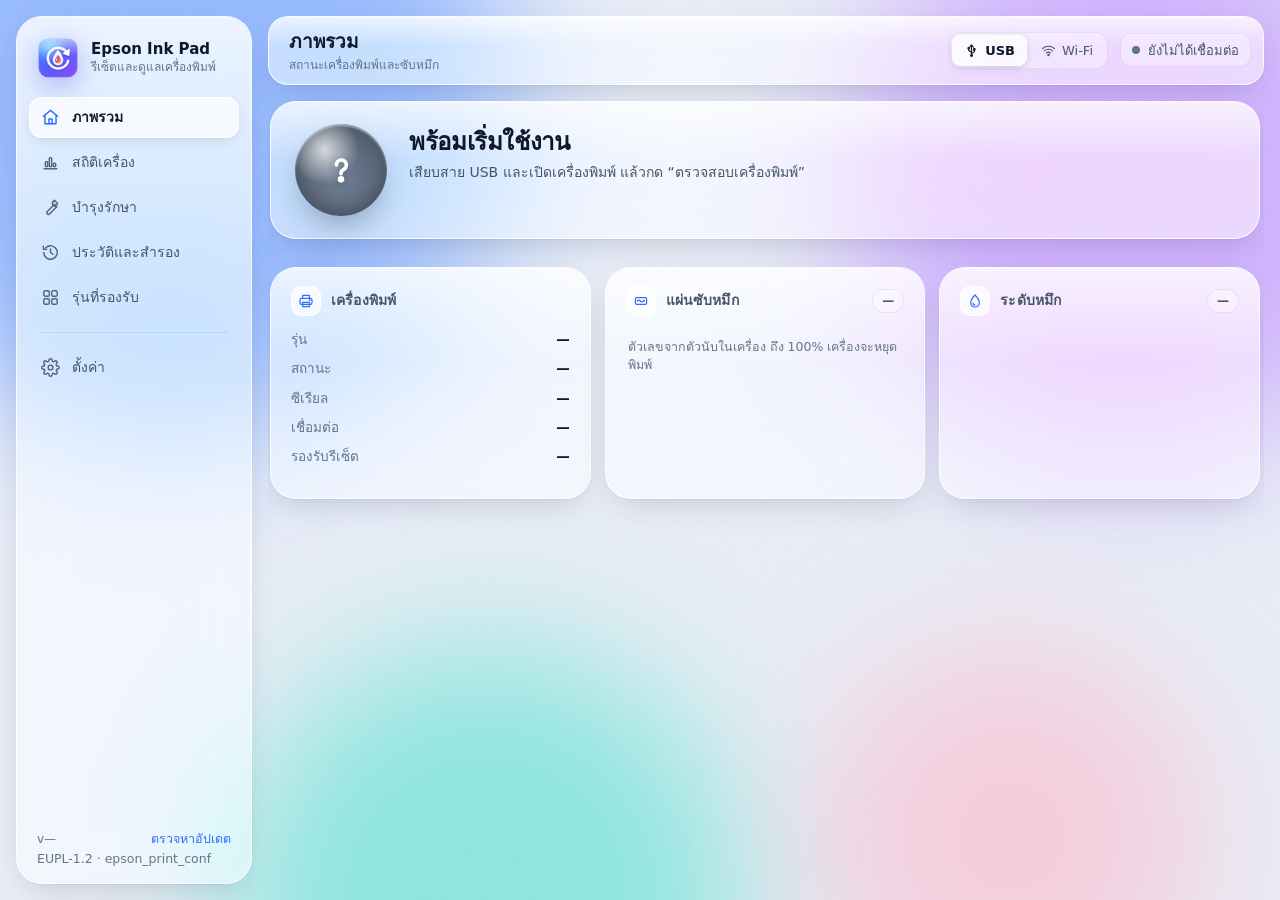
<file: ui/index.html>
<!doctype html>
<html lang="th">
<head>
<meta charset="utf-8">
<meta name="viewport" content="width=device-width, initial-scale=1">
<title>Epson Ink Pad Reset</title>
<link rel="icon" href="logo.svg">
<link rel="stylesheet" href="style.css">
</head>
<body>

<!-- icon sprite: 24px grid, 1.8 stroke -->
<svg width="0" height="0" style="position:absolute" aria-hidden="true">
  <defs>
    <symbol id="i-home" viewBox="0 0 24 24" fill="none" stroke="currentColor" stroke-width="1.8" stroke-linecap="round" stroke-linejoin="round"><path d="M3 10.5 12 3l9 7.5"/><path d="M5 9.5V20h14V9.5"/><path d="M10 20v-6h4v6"/></symbol>
    <symbol id="i-chart" viewBox="0 0 24 24" fill="none" stroke="currentColor" stroke-width="1.8" stroke-linecap="round" stroke-linejoin="round"><path d="M4 20h16"/><rect x="5.5" y="11" width="3" height="6" rx="1"/><rect x="10.5" y="6" width="3" height="11" rx="1"/><rect x="15.5" y="13" width="3" height="4" rx="1"/></symbol>
    <symbol id="i-tool" viewBox="0 0 24 24" fill="none" stroke="currentColor" stroke-width="1.8" stroke-linecap="round" stroke-linejoin="round"><path d="M14.5 5.5a4 4 0 0 0 4.9 4.9L20 11l-9 9a2.1 2.1 0 0 1-3-3l9-9 .6.6"/><path d="M14.5 5.5 17 3l4 4-2.5 2.5"/></symbol>
    <symbol id="i-history" viewBox="0 0 24 24" fill="none" stroke="currentColor" stroke-width="1.8" stroke-linecap="round" stroke-linejoin="round"><path d="M3.5 12a8.5 8.5 0 1 0 2.5-6"/><path d="M3 4v4h4"/><path d="M12 7.5V12l3 2"/></symbol>
    <symbol id="i-list" viewBox="0 0 24 24" fill="none" stroke="currentColor" stroke-width="1.8" stroke-linecap="round" stroke-linejoin="round"><rect x="3.5" y="3.5" width="7" height="7" rx="2"/><rect x="13.5" y="3.5" width="7" height="7" rx="2"/><rect x="3.5" y="13.5" width="7" height="7" rx="2"/><rect x="13.5" y="13.5" width="7" height="7" rx="2"/></symbol>
    <symbol id="i-gear" viewBox="0 0 24 24" fill="none" stroke="currentColor" stroke-width="1.8" stroke-linecap="round" stroke-linejoin="round"><circle cx="12" cy="12" r="3"/><path d="M19.4 15a1.7 1.7 0 0 0 .3 1.8l.1.1a2 2 0 1 1-2.8 2.8l-.1-.1a1.7 1.7 0 0 0-1.8-.3 1.7 1.7 0 0 0-1 1.5V21a2 2 0 1 1-4 0v-.1a1.7 1.7 0 0 0-1.1-1.5 1.7 1.7 0 0 0-1.8.3l-.1.1a2 2 0 1 1-2.8-2.8l.1-.1a1.7 1.7 0 0 0 .3-1.8 1.7 1.7 0 0 0-1.5-1H3a2 2 0 1 1 0-4h.1a1.7 1.7 0 0 0 1.5-1.1 1.7 1.7 0 0 0-.3-1.8l-.1-.1a2 2 0 1 1 2.8-2.8l.1.1a1.7 1.7 0 0 0 1.8.3H9a1.7 1.7 0 0 0 1-1.5V3a2 2 0 1 1 4 0v.1a1.7 1.7 0 0 0 1 1.5 1.7 1.7 0 0 0 1.8-.3l.1-.1a2 2 0 1 1 2.8 2.8l-.1.1a1.7 1.7 0 0 0-.3 1.8V9a1.7 1.7 0 0 0 1.5 1H21a2 2 0 1 1 0 4h-.1a1.7 1.7 0 0 0-1.5 1z"/></symbol>
    <symbol id="i-printer" viewBox="0 0 24 24" fill="none" stroke="currentColor" stroke-width="1.8" stroke-linecap="round" stroke-linejoin="round"><path d="M7 8V3.5h10V8"/><rect x="3" y="8" width="18" height="9" rx="2.5"/><path d="M7 14h10v6.5H7z"/><circle cx="17.5" cy="11" r=".6" fill="currentColor"/></symbol>
    <symbol id="i-usb" viewBox="0 0 24 24" fill="none" stroke="currentColor" stroke-width="1.8" stroke-linecap="round" stroke-linejoin="round"><path d="M12 21V4"/><path d="m9 6.5 3-3.5 3 3.5"/><path d="M12 15 7.5 12V9.5"/><path d="m12 17 4.5-3V11"/><circle cx="7.5" cy="8.5" r="1.3"/><rect x="15.3" y="9" width="2.4" height="2.4" rx=".4"/><circle cx="12" cy="20" r="1.4" fill="currentColor"/></symbol>
    <symbol id="i-wifi" viewBox="0 0 24 24" fill="none" stroke="currentColor" stroke-width="1.8" stroke-linecap="round" stroke-linejoin="round"><path d="M2.5 9a14 14 0 0 1 19 0"/><path d="M5.5 12.5a9.5 9.5 0 0 1 13 0"/><path d="M8.7 16a5 5 0 0 1 6.6 0"/><circle cx="12" cy="19.3" r="1.1" fill="currentColor"/></symbol>
    <symbol id="i-search" viewBox="0 0 24 24" fill="none" stroke="currentColor" stroke-width="1.8" stroke-linecap="round" stroke-linejoin="round"><circle cx="11" cy="11" r="6.5"/><path d="m20 20-4.2-4.2"/></symbol>
    <symbol id="i-refresh" viewBox="0 0 24 24" fill="none" stroke="currentColor" stroke-width="1.8" stroke-linecap="round" stroke-linejoin="round"><path d="M20 11a8 8 0 0 0-14.6-4.5L4 8"/><path d="M4 3.5V8h4.5"/><path d="M4 13a8 8 0 0 0 14.6 4.5L20 16"/><path d="M20 20.5V16h-4.5"/></symbol>
    <symbol id="i-check" viewBox="0 0 24 24" fill="none" stroke="currentColor" stroke-width="2.4" stroke-linecap="round" stroke-linejoin="round"><path d="m5 12.5 4.5 4.5L19 7.5"/></symbol>
    <symbol id="i-alert" viewBox="0 0 24 24" fill="none" stroke="currentColor" stroke-width="2.2" stroke-linecap="round" stroke-linejoin="round"><path d="M12 7.5v6"/><circle cx="12" cy="17.2" r=".9" fill="currentColor"/></symbol>
    <symbol id="i-warn" viewBox="0 0 24 24" fill="none" stroke="currentColor" stroke-width="1.8" stroke-linecap="round" stroke-linejoin="round"><path d="M10.3 3.9 2.6 17.5A2 2 0 0 0 4.3 20.5h15.4a2 2 0 0 0 1.7-3L13.7 3.9a2 2 0 0 0-3.4 0z"/><path d="M12 9.5v4"/><circle cx="12" cy="16.8" r=".8" fill="currentColor"/></symbol>
    <symbol id="i-info" viewBox="0 0 24 24" fill="none" stroke="currentColor" stroke-width="1.8" stroke-linecap="round" stroke-linejoin="round"><circle cx="12" cy="12" r="9"/><path d="M12 11v5.5"/><circle cx="12" cy="7.8" r=".8" fill="currentColor"/></symbol>
    <symbol id="i-question" viewBox="0 0 24 24" fill="none" stroke="currentColor" stroke-width="2.2" stroke-linecap="round" stroke-linejoin="round"><path d="M9.2 9a3 3 0 1 1 4.3 2.7c-.9.5-1.5 1.1-1.5 2.1v.5"/><circle cx="12" cy="17.6" r=".9" fill="currentColor"/></symbol>
    <symbol id="i-drop" viewBox="0 0 24 24" fill="none" stroke="currentColor" stroke-width="1.8" stroke-linecap="round" stroke-linejoin="round"><path d="M12 3s6.5 7 6.5 11.5a6.5 6.5 0 0 1-13 0C5.5 10 12 3 12 3z"/><path d="M9 15a3 3 0 0 0 3 3"/></symbol>
    <symbol id="i-shield" viewBox="0 0 24 24" fill="none" stroke="currentColor" stroke-width="1.8" stroke-linecap="round" stroke-linejoin="round"><path d="M12 3 4.5 6v5.5c0 4.5 3.2 8.3 7.5 9.5 4.3-1.2 7.5-5 7.5-9.5V6z"/><path d="m9 12 2 2 4-4"/></symbol>
    <symbol id="i-save" viewBox="0 0 24 24" fill="none" stroke="currentColor" stroke-width="1.8" stroke-linecap="round" stroke-linejoin="round"><path d="M5 3.5h11l3.5 3.5v12a1.5 1.5 0 0 1-1.5 1.5H6A1.5 1.5 0 0 1 4.5 19V5A1.5 1.5 0 0 1 6 3.5z"/><path d="M8 3.5v5h7v-5"/><rect x="7.5" y="13" width="9" height="7.5" rx="1"/></symbol>
    <symbol id="i-plug" viewBox="0 0 24 24" fill="none" stroke="currentColor" stroke-width="1.8" stroke-linecap="round" stroke-linejoin="round"><path d="M9 2.5v5M15 2.5v5"/><path d="M6.5 7.5h11V11a5.5 5.5 0 0 1-11 0z"/><path d="M12 16.5v5"/></symbol>
    <symbol id="i-clock" viewBox="0 0 24 24" fill="none" stroke="currentColor" stroke-width="1.8" stroke-linecap="round" stroke-linejoin="round"><circle cx="12" cy="13" r="8"/><path d="M12 9v4l2.5 2"/><path d="M9.5 2.5h5"/></symbol>
    <symbol id="i-power" viewBox="0 0 24 24" fill="none" stroke="currentColor" stroke-width="1.8" stroke-linecap="round" stroke-linejoin="round"><path d="M12 3v8"/><path d="M6.6 6.6a8 8 0 1 0 10.8 0"/></symbol>
    <symbol id="i-grid" viewBox="0 0 24 24" fill="none" stroke="currentColor" stroke-width="1.8" stroke-linecap="round" stroke-linejoin="round"><rect x="3.5" y="4.5" width="17" height="15" rx="2.5"/><path d="M3.5 9.5h17M3.5 14.5h17M9 4.5v15M15 4.5v15"/></symbol>
    <symbol id="i-sparkle" viewBox="0 0 24 24" fill="none" stroke="currentColor" stroke-width="1.8" stroke-linecap="round" stroke-linejoin="round"><path d="M12 3.5 13.8 9l5.7 1.9-5.7 1.9L12 18.5l-1.8-5.7L4.5 11 10.2 9z"/><path d="M19 3v3M17.5 4.5h3"/></symbol>
    <symbol id="i-bolt" viewBox="0 0 24 24" fill="none" stroke="currentColor" stroke-width="1.8" stroke-linecap="round" stroke-linejoin="round"><path d="M13 2.5 4.5 13.5H12l-1 8 8.5-11H12z"/></symbol>
    <symbol id="i-restore" viewBox="0 0 24 24" fill="none" stroke="currentColor" stroke-width="1.8" stroke-linecap="round" stroke-linejoin="round"><path d="M4 12a8 8 0 1 0 2.3-5.7L4 8.5"/><path d="M4 4v4.5h4.5"/><path d="M12 8v4l3 1.5"/></symbol>
    <symbol id="i-folder" viewBox="0 0 24 24" fill="none" stroke="currentColor" stroke-width="1.8" stroke-linecap="round" stroke-linejoin="round"><path d="M3.5 7A1.5 1.5 0 0 1 5 5.5h4l2 2h8a1.5 1.5 0 0 1 1.5 1.5v9a1.5 1.5 0 0 1-1.5 1.5H5A1.5 1.5 0 0 1 3.5 18z"/></symbol>
    <symbol id="i-download" viewBox="0 0 24 24" fill="none" stroke="currentColor" stroke-width="1.8" stroke-linecap="round" stroke-linejoin="round"><path d="M12 3.5v11"/><path d="m7.5 10 4.5 4.5 4.5-4.5"/><path d="M4.5 16.5V19a1.5 1.5 0 0 0 1.5 1.5h12a1.5 1.5 0 0 0 1.5-1.5v-2.5"/></symbol>
    <symbol id="i-x" viewBox="0 0 24 24" fill="none" stroke="currentColor" stroke-width="2" stroke-linecap="round" stroke-linejoin="round"><path d="M6 6l12 12M18 6 6 18"/></symbol>
    <symbol id="i-terminal" viewBox="0 0 24 24" fill="none" stroke="currentColor" stroke-width="1.8" stroke-linecap="round" stroke-linejoin="round"><rect x="3" y="4.5" width="18" height="15" rx="2.5"/><path d="m7 10 3 2.5L7 15"/><path d="M12.5 15H17"/></symbol>
    <symbol id="i-pad" viewBox="0 0 24 24" fill="none" stroke="currentColor" stroke-width="1.8" stroke-linecap="round" stroke-linejoin="round"><rect x="3.5" y="7" width="17" height="10" rx="2.5"/><path d="M6.5 12c1.5-1.6 3-1.6 4.5 0s3 1.6 4.5 0 1.5-.8 2 0"/></symbol>
  </defs>
</svg>

<div class="backdrop" aria-hidden="true">
  <div class="blob b1"></div><div class="blob b2"></div><div class="blob b3"></div><div class="blob b4"></div>
  <div class="grain"></div>
</div>

<div class="shell">
  <!-- ======================================================= sidebar -->
  <aside class="sidebar glass">
    <div class="brand">
      <img class="brand-mark" src="logo.svg" alt="">
      <div class="brand-text">
        <div class="brand-name">Epson Ink Pad</div>
        <div class="brand-sub">รีเซ็ตและดูแลเครื่องพิมพ์</div>
      </div>
    </div>
    <nav class="nav" id="nav">
      <button class="nav-btn active" data-page="home"><svg><use href="#i-home"/></svg><span>ภาพรวม</span></button>
      <button class="nav-btn" data-page="stats"><svg><use href="#i-chart"/></svg><span>สถิติเครื่อง</span></button>
      <button class="nav-btn" data-page="care"><svg><use href="#i-tool"/></svg><span>บำรุงรักษา</span><i class="badge-dot hidden" id="careDot"></i></button>
      <button class="nav-btn" data-page="history"><svg><use href="#i-history"/></svg><span>ประวัติและสำรอง</span></button>
      <button class="nav-btn" data-page="models"><svg><use href="#i-list"/></svg><span>รุ่นที่รองรับ</span></button>
      <div class="nav-sep"></div>
      <button class="nav-btn" data-page="settings"><svg><use href="#i-gear"/></svg><span>ตั้งค่า</span><i class="badge-dot hidden" id="updDot"></i></button>
    </nav>
    <div class="sidebar-foot">
      <div class="row"><span id="verLabel">v—</span><button class="link" id="footUpd">ตรวจหาอัปเดต</button></div>
      <div class="small" style="margin-top:2px">EUPL-1.2 · epson_print_conf</div>
    </div>
  </aside>

  <!-- ======================================================= main -->
  <main class="main">
    <div class="banner" id="updBanner">
      <svg><use href="#i-download"/></svg>
      <div class="b-text" id="updText">มีเวอร์ชันใหม่</div>
      <div class="meter hidden" id="updMeter"><span></span></div>
      <button class="btn sm white" id="updGo">อัปเดตเลย</button>
      <button class="btn sm clear" id="updLater">ภายหลัง</button>
    </div>

    <header class="topbar glass">
      <div class="page-title" id="pageTitle">ภาพรวม<small>สถานะเครื่องพิมพ์และซับหมึก</small></div>
      <div class="segmented" id="connSeg" role="tablist" aria-label="การเชื่อมต่อ">
        <button data-conn="usb" class="on"><svg><use href="#i-usb"/></svg>USB</button>
        <button data-conn="wifi"><svg><use href="#i-wifi"/></svg>Wi‑Fi</button>
      </div>
      <div class="host-box" id="hostBox">
        <input class="input num" id="hostInput" placeholder="IP เช่น 192.168.1.50" list="recentHosts" spellcheck="false">
        <datalist id="recentHosts"></datalist>
        <button class="btn sm" id="scanBtn" title="ค้นหาเครื่องพิมพ์ในวงแลน"><svg><use href="#i-search"/></svg>ค้นหา</button>
      </div>
      <div class="device-chip" id="deviceChip"><i class="dot"></i><span>ยังไม่ได้เชื่อมต่อ</span></div>
    </header>

    <div class="content" id="content">

      <!-- ===================================================== HOME -->
      <section class="page active" id="page-home">
        <div class="grid g-12">
          <div class="glass card hero span-12" id="hero">
            <div class="orb" id="heroOrb"><svg><use href="#i-question"/></svg></div>
            <div>
              <h2 id="heroTitle">พร้อมเริ่มใช้งาน</h2>
              <p id="heroSub">เสียบสาย USB และเปิดเครื่องพิมพ์ แล้วกด “ตรวจสอบเครื่องพิมพ์”</p>
              <div class="steps" id="steps"></div>
              <div class="actions" id="heroActions"></div>
            </div>
          </div>

          <div class="stack span-12" id="alerts"></div>

          <div class="glass card span-4">
            <div class="card-h"><span class="icon-tile"><svg><use href="#i-printer"/></svg></span><h3>เครื่องพิมพ์</h3></div>
            <dl class="kv">
              <dt>รุ่น</dt><dd id="kvModel">—</dd>
              <dt>สถานะ</dt><dd id="kvStatus">—</dd>
              <dt>ซีเรียล</dt><dd id="kvSerial" class="num">—</dd>
              <dt>เชื่อมต่อ</dt><dd id="kvConn">—</dd>
              <dt>รองรับรีเซ็ต</dt><dd id="kvSupport">—</dd>
            </dl>
          </div>

          <div class="glass card span-4">
            <div class="card-h"><span class="icon-tile"><svg><use href="#i-pad"/></svg></span><h3>แผ่นซับหมึก</h3><span class="spacer"></span><span class="pill" id="padPill">—</span></div>
            <div class="gauges" id="gauges"></div>
            <p class="small muted" style="margin:10px 2px 0" id="padNote">ตัวเลขจากตัวนับในเครื่อง ถึง 100% เครื่องจะหยุดพิมพ์</p>
          </div>

          <div class="glass card span-4">
            <div class="card-h"><span class="icon-tile"><svg><use href="#i-drop"/></svg></span><h3>ระดับหมึก</h3><span class="spacer"></span><span class="pill" id="inkPill">—</span></div>
            <div class="inks" id="inks"></div>
          </div>
        </div>
      </section>

      <!-- ===================================================== STATS -->
      <section class="page" id="page-stats">
        <div id="statsBody"></div>
      </section>

      <!-- ===================================================== CARE -->
      <section class="page" id="page-care">
        <div id="careNeed"></div>
        <div id="careBody" class="hidden">
          <div class="tools">
            <div class="glass tool" style="--c1:#2F6BFF;--c2:#38BDF8">
              <div class="t-icon"><svg><use href="#i-grid"/></svg></div>
              <h4>พิมพ์หน้าเช็กหัวพิมพ์</h4>
              <p>พิมพ์ลายเส้นทดสอบ (nozzle check) ถ้าเส้นขาดหรือสีหาย ให้ล้างหัวพิมพ์</p>
              <button class="btn primary" data-maint="nozzle_check"><svg><use href="#i-printer"/></svg>พิมพ์หน้าเช็ก</button>
            </div>
            <div class="glass tool" style="--c1:#0EA5A4;--c2:#34D399">
              <div class="t-icon"><svg><use href="#i-sparkle"/></svg></div>
              <h4>ล้างหัวพิมพ์</h4>
              <p>ล้างตามปกติ ใช้หมึกน้อย ทำได้ 1–2 รอบแล้วพิมพ์หน้าเช็กดูผล</p>
              <button class="btn" data-maint="clean"><svg><use href="#i-sparkle"/></svg>เริ่มล้างหัวพิมพ์</button>
            </div>
            <div class="glass tool" style="--c1:#F59E0B;--c2:#F43F5E">
              <div class="t-icon"><svg><use href="#i-bolt"/></svg></div>
              <h4>ล้างแบบเข้ม (Power Clean)</h4>
              <p>ใช้หมึกมาก และหมึกเสียไหลลงแผ่นซับเยอะ ใช้เมื่อล้างปกติแล้วไม่หาย</p>
              <button class="btn" data-maint="power_clean"><svg><use href="#i-bolt"/></svg>ล้างแบบเข้ม</button>
            </div>
          </div>
          <div class="grid g-12" style="margin-top:14px">
            <div class="glass card span-7">
              <div class="card-h"><span class="icon-tile"><svg><use href="#i-clock"/></svg></span><h3>ปิดเครื่องอัตโนมัติ (Power Off Timer)</h3></div>
              <p class="small muted" style="margin:-4px 0 12px">เครื่องพิมพ์จะปิดเองเมื่อไม่ได้ใช้งานตามเวลาที่ตั้ง โปรแกรมสำรองข้อมูลก่อนเปลี่ยนทุกครั้ง</p>
              <div id="timerBody"><span class="muted small">กำลังอ่านค่า...</span></div>
            </div>
            <div class="glass card span-5">
              <div class="card-h"><span class="icon-tile"><svg><use href="#i-printer"/></svg></span><h3>ส่งคำสั่งผ่าน</h3></div>
              <div id="queueBody" class="small"></div>
              <p class="small muted" style="margin:10px 0 0">คำสั่งเช็กหัว/ล้างหัวผ่าน USB ส่งทางคิวพิมพ์ของ Windows ส่วน Wi‑Fi ส่งตรงไปที่เครื่องพิมพ์</p>
            </div>
          </div>
        </div>
      </section>

      <!-- ===================================================== HISTORY -->
      <section class="page" id="page-history">
        <div class="grid g-12">
          <div class="glass card span-12" id="adviceCard"></div>
          <div class="glass card span-7">
            <div class="card-h"><span class="icon-tile"><svg><use href="#i-history"/></svg></span><h3>ประวัติการทำงาน</h3><span class="spacer"></span><button class="btn sm ghost icon" id="histReload" title="โหลดใหม่"><svg><use href="#i-refresh"/></svg></button></div>
            <div class="list" id="histList"></div>
          </div>
          <div class="glass card span-5">
            <div class="card-h"><span class="icon-tile"><svg><use href="#i-save"/></svg></span><h3>ไฟล์สำรอง EEPROM</h3><span class="spacer"></span><button class="btn sm ghost" id="openFolder"><svg><use href="#i-folder"/></svg>เปิดโฟลเดอร์</button></div>
            <div class="list" id="bkList"></div>
          </div>
        </div>
      </section>

      <!-- ===================================================== MODELS -->
      <section class="page" id="page-models">
        <div class="toolbar">
          <label class="search"><svg><use href="#i-search"/></svg><input class="input" id="modelSearch" placeholder="ค้นหารุ่น เช่น L3110, XP-, ET-2720" spellcheck="false"></label>
          <div class="segmented" id="modelFilter">
            <button data-f="all" class="on">ทั้งหมด</button>
            <button data-f="timer">ตั้งเวลาปิดได้</button>
            <button data-f="stats">มีสถิติ</button>
          </div>
          <span class="pill info num" id="modelCount">—</span>
        </div>
        <div class="models" id="modelGrid"></div>
      </section>

      <!-- ===================================================== SETTINGS -->
      <section class="page" id="page-settings">
        <div class="grid g-12">
          <div class="glass card span-6">
            <div class="card-h"><span class="icon-tile"><svg><use href="#i-drop"/></svg></span><h3>แจ้งเตือนหมึกใกล้หมด</h3></div>
            <p class="small muted" style="margin:-4px 0 14px">เตือนเมื่อหมึกสีใดเหลือน้อยกว่าหรือเท่ากับค่านี้ (ตรวจทุกครั้งที่กดตรวจสอบเครื่องพิมพ์)</p>
            <div class="range-row"><input type="range" min="5" max="50" step="1" id="inkRange"><span class="range-val num" id="inkRangeVal">20%</span></div>
          </div>
          <div class="glass card span-6">
            <div class="card-h"><span class="icon-tile"><svg><use href="#i-download"/></svg></span><h3>เวอร์ชันโปรแกรม</h3></div>
            <dl class="kv"><dt>เวอร์ชันที่ใช้อยู่</dt><dd id="setVer" class="num">—</dd><dt>อัปเดต</dt><dd id="setUpd">—</dd></dl>
            <div style="display:flex;gap:10px;margin-top:14px"><button class="btn sm" id="setUpdBtn"><svg><use href="#i-refresh"/></svg>ตรวจหาอัปเดต</button></div>
          </div>
          <div class="glass card span-12">
            <div class="card-h"><span class="icon-tile"><svg><use href="#i-terminal"/></svg></span><h3>รายละเอียดทางเทคนิค</h3><span class="spacer"></span><button class="btn sm ghost" id="logReload"><svg><use href="#i-refresh"/></svg>โหลดใหม่</button></div>
            <p class="small muted" style="margin:-4px 0 6px">ไฟล์สำรองและประวัติอยู่ที่ <span id="bkDir" class="num">—</span></p>
            <div class="scroll-box"><pre class="log" id="techLog">—</pre></div>
          </div>
        </div>
      </section>
    </div>
  </main>
</div>

<div class="scrim" id="scrim"><div class="modal" id="modal" role="dialog" aria-modal="true"></div></div>
<div class="toasts" id="toasts"></div>

<script src="app.js"></script>
</body>
</html>
</file>
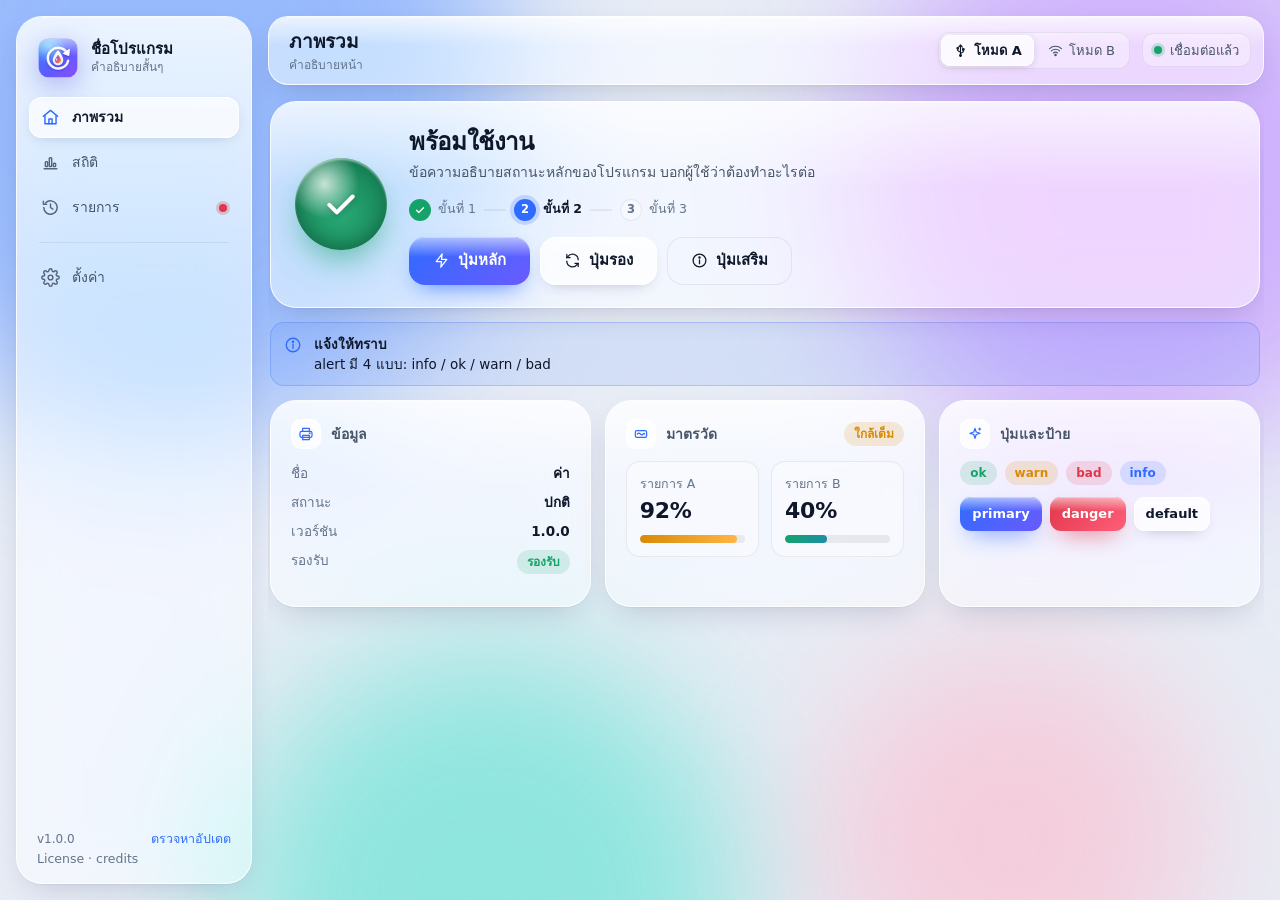
<file: .claude/skills/glass-ui/template/index.html>
<!doctype html>
<html lang="th">
<head>
<meta charset="utf-8">
<meta name="viewport" content="width=device-width, initial-scale=1">
<title>ชื่อโปรแกรม</title>
<link rel="icon" href="logo.svg">
<link rel="stylesheet" href="style.css">
</head>
<body>


<!-- icon sprite: 24px grid, 1.8 stroke -->
<svg width="0" height="0" style="position:absolute" aria-hidden="true">
  <defs>
    <symbol id="i-home" viewBox="0 0 24 24" fill="none" stroke="currentColor" stroke-width="1.8" stroke-linecap="round" stroke-linejoin="round"><path d="M3 10.5 12 3l9 7.5"/><path d="M5 9.5V20h14V9.5"/><path d="M10 20v-6h4v6"/></symbol>
    <symbol id="i-chart" viewBox="0 0 24 24" fill="none" stroke="currentColor" stroke-width="1.8" stroke-linecap="round" stroke-linejoin="round"><path d="M4 20h16"/><rect x="5.5" y="11" width="3" height="6" rx="1"/><rect x="10.5" y="6" width="3" height="11" rx="1"/><rect x="15.5" y="13" width="3" height="4" rx="1"/></symbol>
    <symbol id="i-tool" viewBox="0 0 24 24" fill="none" stroke="currentColor" stroke-width="1.8" stroke-linecap="round" stroke-linejoin="round"><path d="M14.5 5.5a4 4 0 0 0 4.9 4.9L20 11l-9 9a2.1 2.1 0 0 1-3-3l9-9 .6.6"/><path d="M14.5 5.5 17 3l4 4-2.5 2.5"/></symbol>
    <symbol id="i-history" viewBox="0 0 24 24" fill="none" stroke="currentColor" stroke-width="1.8" stroke-linecap="round" stroke-linejoin="round"><path d="M3.5 12a8.5 8.5 0 1 0 2.5-6"/><path d="M3 4v4h4"/><path d="M12 7.5V12l3 2"/></symbol>
    <symbol id="i-list" viewBox="0 0 24 24" fill="none" stroke="currentColor" stroke-width="1.8" stroke-linecap="round" stroke-linejoin="round"><rect x="3.5" y="3.5" width="7" height="7" rx="2"/><rect x="13.5" y="3.5" width="7" height="7" rx="2"/><rect x="3.5" y="13.5" width="7" height="7" rx="2"/><rect x="13.5" y="13.5" width="7" height="7" rx="2"/></symbol>
    <symbol id="i-gear" viewBox="0 0 24 24" fill="none" stroke="currentColor" stroke-width="1.8" stroke-linecap="round" stroke-linejoin="round"><circle cx="12" cy="12" r="3"/><path d="M19.4 15a1.7 1.7 0 0 0 .3 1.8l.1.1a2 2 0 1 1-2.8 2.8l-.1-.1a1.7 1.7 0 0 0-1.8-.3 1.7 1.7 0 0 0-1 1.5V21a2 2 0 1 1-4 0v-.1a1.7 1.7 0 0 0-1.1-1.5 1.7 1.7 0 0 0-1.8.3l-.1.1a2 2 0 1 1-2.8-2.8l.1-.1a1.7 1.7 0 0 0 .3-1.8 1.7 1.7 0 0 0-1.5-1H3a2 2 0 1 1 0-4h.1a1.7 1.7 0 0 0 1.5-1.1 1.7 1.7 0 0 0-.3-1.8l-.1-.1a2 2 0 1 1 2.8-2.8l.1.1a1.7 1.7 0 0 0 1.8.3H9a1.7 1.7 0 0 0 1-1.5V3a2 2 0 1 1 4 0v.1a1.7 1.7 0 0 0 1 1.5 1.7 1.7 0 0 0 1.8-.3l.1-.1a2 2 0 1 1 2.8 2.8l-.1.1a1.7 1.7 0 0 0-.3 1.8V9a1.7 1.7 0 0 0 1.5 1H21a2 2 0 1 1 0 4h-.1a1.7 1.7 0 0 0-1.5 1z"/></symbol>
    <symbol id="i-printer" viewBox="0 0 24 24" fill="none" stroke="currentColor" stroke-width="1.8" stroke-linecap="round" stroke-linejoin="round"><path d="M7 8V3.5h10V8"/><rect x="3" y="8" width="18" height="9" rx="2.5"/><path d="M7 14h10v6.5H7z"/><circle cx="17.5" cy="11" r=".6" fill="currentColor"/></symbol>
    <symbol id="i-usb" viewBox="0 0 24 24" fill="none" stroke="currentColor" stroke-width="1.8" stroke-linecap="round" stroke-linejoin="round"><path d="M12 21V4"/><path d="m9 6.5 3-3.5 3 3.5"/><path d="M12 15 7.5 12V9.5"/><path d="m12 17 4.5-3V11"/><circle cx="7.5" cy="8.5" r="1.3"/><rect x="15.3" y="9" width="2.4" height="2.4" rx=".4"/><circle cx="12" cy="20" r="1.4" fill="currentColor"/></symbol>
    <symbol id="i-wifi" viewBox="0 0 24 24" fill="none" stroke="currentColor" stroke-width="1.8" stroke-linecap="round" stroke-linejoin="round"><path d="M2.5 9a14 14 0 0 1 19 0"/><path d="M5.5 12.5a9.5 9.5 0 0 1 13 0"/><path d="M8.7 16a5 5 0 0 1 6.6 0"/><circle cx="12" cy="19.3" r="1.1" fill="currentColor"/></symbol>
    <symbol id="i-search" viewBox="0 0 24 24" fill="none" stroke="currentColor" stroke-width="1.8" stroke-linecap="round" stroke-linejoin="round"><circle cx="11" cy="11" r="6.5"/><path d="m20 20-4.2-4.2"/></symbol>
    <symbol id="i-refresh" viewBox="0 0 24 24" fill="none" stroke="currentColor" stroke-width="1.8" stroke-linecap="round" stroke-linejoin="round"><path d="M20 11a8 8 0 0 0-14.6-4.5L4 8"/><path d="M4 3.5V8h4.5"/><path d="M4 13a8 8 0 0 0 14.6 4.5L20 16"/><path d="M20 20.5V16h-4.5"/></symbol>
    <symbol id="i-check" viewBox="0 0 24 24" fill="none" stroke="currentColor" stroke-width="2.4" stroke-linecap="round" stroke-linejoin="round"><path d="m5 12.5 4.5 4.5L19 7.5"/></symbol>
    <symbol id="i-alert" viewBox="0 0 24 24" fill="none" stroke="currentColor" stroke-width="2.2" stroke-linecap="round" stroke-linejoin="round"><path d="M12 7.5v6"/><circle cx="12" cy="17.2" r=".9" fill="currentColor"/></symbol>
    <symbol id="i-warn" viewBox="0 0 24 24" fill="none" stroke="currentColor" stroke-width="1.8" stroke-linecap="round" stroke-linejoin="round"><path d="M10.3 3.9 2.6 17.5A2 2 0 0 0 4.3 20.5h15.4a2 2 0 0 0 1.7-3L13.7 3.9a2 2 0 0 0-3.4 0z"/><path d="M12 9.5v4"/><circle cx="12" cy="16.8" r=".8" fill="currentColor"/></symbol>
    <symbol id="i-info" viewBox="0 0 24 24" fill="none" stroke="currentColor" stroke-width="1.8" stroke-linecap="round" stroke-linejoin="round"><circle cx="12" cy="12" r="9"/><path d="M12 11v5.5"/><circle cx="12" cy="7.8" r=".8" fill="currentColor"/></symbol>
    <symbol id="i-question" viewBox="0 0 24 24" fill="none" stroke="currentColor" stroke-width="2.2" stroke-linecap="round" stroke-linejoin="round"><path d="M9.2 9a3 3 0 1 1 4.3 2.7c-.9.5-1.5 1.1-1.5 2.1v.5"/><circle cx="12" cy="17.6" r=".9" fill="currentColor"/></symbol>
    <symbol id="i-drop" viewBox="0 0 24 24" fill="none" stroke="currentColor" stroke-width="1.8" stroke-linecap="round" stroke-linejoin="round"><path d="M12 3s6.5 7 6.5 11.5a6.5 6.5 0 0 1-13 0C5.5 10 12 3 12 3z"/><path d="M9 15a3 3 0 0 0 3 3"/></symbol>
    <symbol id="i-shield" viewBox="0 0 24 24" fill="none" stroke="currentColor" stroke-width="1.8" stroke-linecap="round" stroke-linejoin="round"><path d="M12 3 4.5 6v5.5c0 4.5 3.2 8.3 7.5 9.5 4.3-1.2 7.5-5 7.5-9.5V6z"/><path d="m9 12 2 2 4-4"/></symbol>
    <symbol id="i-save" viewBox="0 0 24 24" fill="none" stroke="currentColor" stroke-width="1.8" stroke-linecap="round" stroke-linejoin="round"><path d="M5 3.5h11l3.5 3.5v12a1.5 1.5 0 0 1-1.5 1.5H6A1.5 1.5 0 0 1 4.5 19V5A1.5 1.5 0 0 1 6 3.5z"/><path d="M8 3.5v5h7v-5"/><rect x="7.5" y="13" width="9" height="7.5" rx="1"/></symbol>
    <symbol id="i-plug" viewBox="0 0 24 24" fill="none" stroke="currentColor" stroke-width="1.8" stroke-linecap="round" stroke-linejoin="round"><path d="M9 2.5v5M15 2.5v5"/><path d="M6.5 7.5h11V11a5.5 5.5 0 0 1-11 0z"/><path d="M12 16.5v5"/></symbol>
    <symbol id="i-clock" viewBox="0 0 24 24" fill="none" stroke="currentColor" stroke-width="1.8" stroke-linecap="round" stroke-linejoin="round"><circle cx="12" cy="13" r="8"/><path d="M12 9v4l2.5 2"/><path d="M9.5 2.5h5"/></symbol>
    <symbol id="i-power" viewBox="0 0 24 24" fill="none" stroke="currentColor" stroke-width="1.8" stroke-linecap="round" stroke-linejoin="round"><path d="M12 3v8"/><path d="M6.6 6.6a8 8 0 1 0 10.8 0"/></symbol>
    <symbol id="i-grid" viewBox="0 0 24 24" fill="none" stroke="currentColor" stroke-width="1.8" stroke-linecap="round" stroke-linejoin="round"><rect x="3.5" y="4.5" width="17" height="15" rx="2.5"/><path d="M3.5 9.5h17M3.5 14.5h17M9 4.5v15M15 4.5v15"/></symbol>
    <symbol id="i-sparkle" viewBox="0 0 24 24" fill="none" stroke="currentColor" stroke-width="1.8" stroke-linecap="round" stroke-linejoin="round"><path d="M12 3.5 13.8 9l5.7 1.9-5.7 1.9L12 18.5l-1.8-5.7L4.5 11 10.2 9z"/><path d="M19 3v3M17.5 4.5h3"/></symbol>
    <symbol id="i-bolt" viewBox="0 0 24 24" fill="none" stroke="currentColor" stroke-width="1.8" stroke-linecap="round" stroke-linejoin="round"><path d="M13 2.5 4.5 13.5H12l-1 8 8.5-11H12z"/></symbol>
    <symbol id="i-restore" viewBox="0 0 24 24" fill="none" stroke="currentColor" stroke-width="1.8" stroke-linecap="round" stroke-linejoin="round"><path d="M4 12a8 8 0 1 0 2.3-5.7L4 8.5"/><path d="M4 4v4.5h4.5"/><path d="M12 8v4l3 1.5"/></symbol>
    <symbol id="i-folder" viewBox="0 0 24 24" fill="none" stroke="currentColor" stroke-width="1.8" stroke-linecap="round" stroke-linejoin="round"><path d="M3.5 7A1.5 1.5 0 0 1 5 5.5h4l2 2h8a1.5 1.5 0 0 1 1.5 1.5v9a1.5 1.5 0 0 1-1.5 1.5H5A1.5 1.5 0 0 1 3.5 18z"/></symbol>
    <symbol id="i-download" viewBox="0 0 24 24" fill="none" stroke="currentColor" stroke-width="1.8" stroke-linecap="round" stroke-linejoin="round"><path d="M12 3.5v11"/><path d="m7.5 10 4.5 4.5 4.5-4.5"/><path d="M4.5 16.5V19a1.5 1.5 0 0 0 1.5 1.5h12a1.5 1.5 0 0 0 1.5-1.5v-2.5"/></symbol>
    <symbol id="i-x" viewBox="0 0 24 24" fill="none" stroke="currentColor" stroke-width="2" stroke-linecap="round" stroke-linejoin="round"><path d="M6 6l12 12M18 6 6 18"/></symbol>
    <symbol id="i-terminal" viewBox="0 0 24 24" fill="none" stroke="currentColor" stroke-width="1.8" stroke-linecap="round" stroke-linejoin="round"><rect x="3" y="4.5" width="18" height="15" rx="2.5"/><path d="m7 10 3 2.5L7 15"/><path d="M12.5 15H17"/></symbol>
    <symbol id="i-pad" viewBox="0 0 24 24" fill="none" stroke="currentColor" stroke-width="1.8" stroke-linecap="round" stroke-linejoin="round"><rect x="3.5" y="7" width="17" height="10" rx="2.5"/><path d="M6.5 12c1.5-1.6 3-1.6 4.5 0s3 1.6 4.5 0 1.5-.8 2 0"/></symbol>
  </defs>
</svg>

<div class="backdrop" aria-hidden="true">
  <div class="blob b1"></div><div class="blob b2"></div><div class="blob b3"></div><div class="blob b4"></div>
  <div class="grain"></div>
</div>

<div class="shell">
  <!-- ================================================= sidebar -->
  <aside class="sidebar glass">
    <div class="brand">
      <img class="brand-mark" src="logo.svg" alt="">
      <div class="brand-text">
        <div class="brand-name">ชื่อโปรแกรม</div>
        <div class="brand-sub">คำอธิบายสั้นๆ</div>
      </div>
    </div>
    <nav class="nav" id="nav">
      <button class="nav-btn active" data-page="home"><svg><use href="#i-home"/></svg><span>ภาพรวม</span></button>
      <button class="nav-btn" data-page="stats"><svg><use href="#i-chart"/></svg><span>สถิติ</span></button>
      <button class="nav-btn" data-page="list"><svg><use href="#i-history"/></svg><span>รายการ</span><i class="badge-dot" id="listDot"></i></button>
      <div class="nav-sep"></div>
      <button class="nav-btn" data-page="settings"><svg><use href="#i-gear"/></svg><span>ตั้งค่า</span></button>
    </nav>
    <div class="sidebar-foot">
      <div class="row"><span>v1.0.0</span><button class="link" id="footLink">ตรวจหาอัปเดต</button></div>
      <div class="small" style="margin-top:2px">License · credits</div>
    </div>
  </aside>

  <!-- ================================================= main -->
  <main class="main">
    <header class="topbar glass">
      <div class="page-title" id="pageTitle">ภาพรวม<small>คำอธิบายหน้า</small></div>
      <div class="segmented" id="modeSeg">
        <button data-mode="a" class="on"><svg><use href="#i-usb"/></svg>โหมด A</button>
        <button data-mode="b"><svg><use href="#i-wifi"/></svg>โหมด B</button>
      </div>
      <div class="device-chip"><i class="dot ok"></i><span>เชื่อมต่อแล้ว</span></div>
    </header>

    <div class="content" id="content">

      <!-- ============================================= HOME -->
      <section class="page active" id="page-home">
        <div class="grid g-12">
          <div class="glass card hero span-12">
            <div class="orb ok" id="heroOrb"><svg><use href="#i-check"/></svg></div>
            <div>
              <h2>พร้อมใช้งาน</h2>
              <p>ข้อความอธิบายสถานะหลักของโปรแกรม บอกผู้ใช้ว่าต้องทำอะไรต่อ</p>
              <div class="steps">
                <span class="step done"><i><svg width="12" height="12"><use href="#i-check"/></svg></i>ขั้นที่ 1</span><span class="step-line"></span>
                <span class="step cur"><i>2</i>ขั้นที่ 2</span><span class="step-line"></span>
                <span class="step"><i>3</i>ขั้นที่ 3</span>
              </div>
              <div class="actions">
                <button class="btn primary lg" id="demoModal"><svg><use href="#i-bolt"/></svg>ปุ่มหลัก</button>
                <button class="btn lg" id="demoToast"><svg><use href="#i-refresh"/></svg>ปุ่มรอง</button>
                <button class="btn ghost lg"><svg><use href="#i-info"/></svg>ปุ่มเสริม</button>
              </div>
            </div>
          </div>

          <div class="stack span-12">
            <div class="alert info"><svg><use href="#i-info"/></svg><div><b>แจ้งให้ทราบ</b>alert มี 4 แบบ: info / ok / warn / bad</div></div>
          </div>

          <div class="glass card span-4">
            <div class="card-h"><span class="icon-tile"><svg><use href="#i-printer"/></svg></span><h3>ข้อมูล</h3></div>
            <dl class="kv">
              <dt>ชื่อ</dt><dd>ค่า</dd>
              <dt>สถานะ</dt><dd><b>ปกติ</b></dd>
              <dt>เวอร์ชัน</dt><dd class="num">1.0.0</dd>
              <dt>รองรับ</dt><dd><span class="pill ok">รองรับ</span></dd>
            </dl>
          </div>
          <div class="glass card span-4">
            <div class="card-h"><span class="icon-tile"><svg><use href="#i-pad"/></svg></span><h3>มาตรวัด</h3><span class="spacer"></span><span class="pill warn">ใกล้เต็ม</span></div>
            <div class="gauges">
              <div class="gauge"><div class="lbl"><span>รายการ A</span></div><div class="val num">92%</div><div class="meter warn"><span style="width:92%"></span></div></div>
              <div class="gauge"><div class="lbl"><span>รายการ B</span></div><div class="val num">40%</div><div class="meter"><span style="width:40%"></span></div></div>
            </div>
          </div>
          <div class="glass card span-4">
            <div class="card-h"><span class="icon-tile"><svg><use href="#i-sparkle"/></svg></span><h3>ปุ่มและป้าย</h3></div>
            <div class="chips" style="margin-bottom:12px">
              <span class="pill ok">ok</span><span class="pill warn">warn</span><span class="pill bad">bad</span><span class="pill info">info</span>
            </div>
            <div style="display:flex;gap:8px;flex-wrap:wrap">
              <button class="btn sm primary">primary</button><button class="btn sm danger">danger</button><button class="btn sm">default</button>
            </div>
          </div>
        </div>
      </section>

      <!-- ============================================= STATS -->
      <section class="page" id="page-stats">
        <div class="section-title">กลุ่มที่ 1</div>
        <div class="tiles">
          <div class="glass tile"><div class="t-lbl">จำนวนทั้งหมด</div><div class="t-val num">4,764<small>รายการ</small></div></div>
          <div class="glass tile"><div class="t-lbl">ครั้งที่ใช้งาน</div><div class="t-val num">215<small>ครั้ง</small></div></div>
          <div class="glass tile"><div class="t-lbl"><span class="swatch" style="background:#2F6BFF"></span>มีสีกำกับ</div><div class="t-val num">12<small>ครั้ง</small></div></div>
        </div>
        <div class="tools" style="margin-top:18px">
          <div class="glass tool" style="--c1:#2F6BFF;--c2:#38BDF8">
            <div class="t-icon"><svg><use href="#i-grid"/></svg></div>
            <h4>การ์ดเครื่องมือ</h4><p>คำอธิบายสั้นๆ ว่าปุ่มนี้ทำอะไร</p>
            <button class="btn primary"><svg><use href="#i-printer"/></svg>ทำเลย</button>
          </div>
          <div class="glass tool" style="--c1:#0EA5A4;--c2:#34D399">
            <div class="t-icon"><svg><use href="#i-sparkle"/></svg></div>
            <h4>การ์ดเครื่องมือ</h4><p>เปลี่ยนสีไอคอนด้วย --c1 / --c2</p>
            <button class="btn"><svg><use href="#i-sparkle"/></svg>เริ่ม</button>
          </div>
          <div class="glass tool" style="--c1:#F59E0B;--c2:#F43F5E">
            <div class="t-icon"><svg><use href="#i-bolt"/></svg></div>
            <h4>การ์ดเครื่องมือ</h4><p>สามใบต่อแถว ย่อจอแล้วเรียงลงเอง</p>
            <button class="btn"><svg><use href="#i-bolt"/></svg>แบบเข้ม</button>
          </div>
        </div>
      </section>

      <!-- ============================================= LIST -->
      <section class="page" id="page-list">
        <div class="glass card">
          <div class="card-h"><span class="icon-tile"><svg><use href="#i-history"/></svg></span><h3>ประวัติ</h3><span class="spacer"></span><button class="btn sm icon"><svg><use href="#i-refresh"/></svg></button></div>
          <div class="list">
            <div class="row-item"><span class="r-icon ok"><svg><use href="#i-check"/></svg></span><div class="r-main"><div class="r-title">ทำรายการสำเร็จ</div><div class="r-sub">12 พ.ย. 2026 · 10:42</div></div><div class="r-side"><button class="btn sm">เปิด</button></div></div>
            <div class="row-item"><span class="r-icon"><svg><use href="#i-save"/></svg></span><div class="r-main"><div class="r-title">ไฟล์สำรอง</div><div class="r-sub">backup-2026-11-12.bin</div></div><div class="r-side"><button class="btn sm">กู้คืน</button></div></div>
          </div>
        </div>
      </section>

      <!-- ============================================= SETTINGS -->
      <section class="page" id="page-settings">
        <div class="grid g-12">
          <div class="glass card span-6">
            <div class="card-h"><span class="icon-tile"><svg><use href="#i-gear"/></svg></span><h3>ตัวเลื่อน</h3></div>
            <div class="range-row"><input type="range" min="5" max="50" value="20" id="range"><span class="range-val num" id="rangeVal">20%</span></div>
          </div>
          <div class="glass card span-6">
            <div class="card-h"><span class="icon-tile"><svg><use href="#i-search"/></svg></span><h3>ช่องกรอก</h3></div>
            <input class="input" placeholder="พิมพ์ที่นี่">
          </div>
        </div>
      </section>
    </div>
  </main>
</div>

<div class="scrim" id="scrim"><div class="modal" id="modal" role="dialog" aria-modal="true"></div></div>
<div class="toasts" id="toasts"></div>

<script src="app.js"></script>
</body>
</html>
</file>
<file: ui/style.css>
/* Epson Ink Pad Reset — liquid glass UI
   Light/dark follow Windows (prefers-color-scheme). */

:root {
  --font: "Leelawadee UI", "Segoe UI Variable Text", "Segoe UI", "Noto Sans Thai",
          "IBM Plex Sans Thai", "Sarabun", system-ui, sans-serif;

  --bg: #E9EEF7;
  --blob-1: #7AA7FF;
  --blob-2: #C59BFF;
  --blob-3: #6FE3D6;
  --blob-4: #FFB3C7;

  --glass: rgba(255, 255, 255, 0.52);
  --glass-strong: rgba(255, 255, 255, 0.72);
  --glass-soft: rgba(255, 255, 255, 0.34);
  --glass-edge: rgba(255, 255, 255, 0.85);
  --glass-line: rgba(15, 23, 42, 0.07);
  --sheen: linear-gradient(180deg, rgba(255,255,255,.65) 0%, rgba(255,255,255,0) 42%);
  --shadow: 0 1px 1px rgba(15,23,42,.04), 0 12px 32px -12px rgba(30,41,82,.22);
  --shadow-lg: 0 30px 80px -24px rgba(30,41,82,.38);

  --text: #0F172A;
  --text-2: #475569;
  --text-3: #64748B;

  --accent: #2F6BFF;
  --accent-2: #6A5BFF;
  --accent-ink: #FFFFFF;
  --ok: #16A36A;
  --warn: #D98A04;
  --bad: #E0364A;
  --bad-2: #FF5E7A;

  --ink-black: #1E2533;
  --ink-cyan: #0EB5D8;
  --ink-magenta: #E3348F;
  --ink-yellow: #F2C200;

  --r-xl: 26px;
  --r-lg: 20px;
  --r-md: 14px;
  --r-sm: 10px;
  --blur: blur(28px) saturate(175%);
  color-scheme: light;
}

@media (prefers-color-scheme: dark) {
  :root {
    --bg: #0B0F1C;
    --blob-1: #2B54D9;
    --blob-2: #6B3FD1;
    --blob-3: #0E8C8C;
    --blob-4: #A3326E;

    --glass: rgba(26, 32, 52, 0.50);
    --glass-strong: rgba(34, 41, 66, 0.72);
    --glass-soft: rgba(255, 255, 255, 0.06);
    --glass-edge: rgba(255, 255, 255, 0.14);
    --glass-line: rgba(255, 255, 255, 0.07);
    --sheen: linear-gradient(180deg, rgba(255,255,255,.10) 0%, rgba(255,255,255,0) 40%);
    --shadow: 0 1px 1px rgba(0,0,0,.3), 0 18px 40px -16px rgba(0,0,0,.6);
    --shadow-lg: 0 30px 90px -20px rgba(0,0,0,.7);

    --text: #EEF2FF;
    --text-2: #B6C0D9;
    --text-3: #8792AE;

    --accent: #5B8CFF;
    --accent-2: #8E7BFF;
    --ok: #34D399;
    --warn: #FBBF24;
    --bad: #FF5470;
    --bad-2: #FF7A90;
    --ink-black: #CBD5E1;
    color-scheme: dark;
  }
}

* { box-sizing: border-box; }
html, body { height: 100%; margin: 0; }
body {
  font-family: var(--font);
  color: var(--text);
  background: var(--bg);
  font-size: 14px;
  line-height: 1.5;
  overflow: hidden;
  -webkit-font-smoothing: antialiased;
  user-select: none;
}
button, input, select { font: inherit; color: inherit; }
.num { font-variant-numeric: tabular-nums; }

/* ---------------------------------------------------------- backdrop */
.backdrop { position: fixed; inset: 0; overflow: hidden; z-index: 0; }
.blob {
  position: absolute; border-radius: 50%; filter: blur(70px); opacity: .75;
  animation: drift 26s ease-in-out infinite alternate;
}
.blob.b1 { width: 52vw; height: 52vw; left: -12vw; top: -18vw; background: var(--blob-1); }
.blob.b2 { width: 44vw; height: 44vw; right: -10vw; top: -8vw; background: var(--blob-2); animation-delay: -8s; }
.blob.b3 { width: 40vw; height: 40vw; left: 18vw; bottom: -20vw; background: var(--blob-3); animation-delay: -14s; }
.blob.b4 { width: 30vw; height: 30vw; right: 6vw; bottom: -10vw; background: var(--blob-4); animation-delay: -4s; opacity: .55; }
.grain {
  position: absolute; inset: 0; opacity: .05; mix-blend-mode: overlay;
  background-image: url("data:image/svg+xml;utf8,<svg xmlns='http://www.w3.org/2000/svg' width='160' height='160'><filter id='n'><feTurbulence type='fractalNoise' baseFrequency='.9' numOctaves='2'/></filter><rect width='100%' height='100%' filter='url(%23n)'/></svg>");
}
@keyframes drift {
  0% { transform: translate(0, 0) scale(1); }
  100% { transform: translate(4vw, 3vw) scale(1.08); }
}
@media (prefers-reduced-motion: reduce) { .blob { animation: none; } }

/* ---------------------------------------------------------- glass */
.glass {
  position: relative;
  background: var(--glass);
  -webkit-backdrop-filter: var(--blur);
  backdrop-filter: var(--blur);
  border: 1px solid var(--glass-edge);
  border-radius: var(--r-xl);
  box-shadow: var(--shadow), inset 0 1px 0 rgba(255,255,255,.35);
}
.glass::before {
  content: ""; position: absolute; inset: 0; border-radius: inherit;
  background: var(--sheen); pointer-events: none;
}
.glass > * { position: relative; }

/* ---------------------------------------------------------- shell */
.shell {
  position: relative; z-index: 1; height: 100vh;
  display: grid; grid-template-columns: 236px 1fr; gap: 16px; padding: 16px;
}
.sidebar {
  display: flex; flex-direction: column; padding: 18px 12px 14px;
  border-radius: var(--r-xl);
}
.brand { display: flex; align-items: center; gap: 12px; padding: 2px 8px 18px; }
.brand-mark {
  width: 42px; height: 42px; flex: none; display: block;
  filter: drop-shadow(0 8px 14px rgba(70, 60, 220, .35));
}
.brand-name { font-weight: 700; font-size: 15px; line-height: 1.2; }
.brand-sub { font-size: 12px; color: var(--text-3); }

.nav { display: flex; flex-direction: column; gap: 4px; }
.nav-btn {
  display: flex; align-items: center; gap: 12px; width: 100%;
  padding: 10px 12px; border: 0; background: transparent; border-radius: 13px;
  color: var(--text-2); cursor: pointer; text-align: left; font-size: 14px;
  transition: background .18s, color .18s;
}
.nav-btn svg { width: 19px; height: 19px; flex: none; opacity: .9; }
.nav-btn:hover { background: var(--glass-soft); color: var(--text); }
.nav-btn.active {
  background: var(--glass-strong); color: var(--text); font-weight: 600;
  box-shadow: inset 0 0 0 1px var(--glass-edge), 0 4px 14px -6px rgba(30,41,82,.25);
}
.nav-btn.active svg { color: var(--accent); opacity: 1; }
.nav-sep { height: 1px; margin: 10px 10px; background: var(--glass-line); }
.nav .badge-dot {
  margin-left: auto; min-width: 8px; height: 8px; border-radius: 99px; background: var(--bad);
  box-shadow: 0 0 0 3px color-mix(in srgb, var(--bad) 25%, transparent);
}
.sidebar-foot { margin-top: auto; padding: 10px 8px 0; font-size: 12px; color: var(--text-3); }
.sidebar-foot .row { display: flex; align-items: center; justify-content: space-between; gap: 6px; }

.main { display: flex; flex-direction: column; min-width: 0; min-height: 0; gap: 14px; }

/* ---------------------------------------------------------- topbar */
.topbar {
  display: flex; align-items: center; gap: 12px; padding: 10px 12px 10px 20px;
  border-radius: var(--r-lg);
}
.page-title { font-size: 19px; font-weight: 700; letter-spacing: -.01em; margin-right: auto; white-space: nowrap; }
.page-title small { display: block; font-size: 12px; font-weight: 400; color: var(--text-3); letter-spacing: 0; }

.segmented {
  display: inline-flex; padding: 3px; gap: 2px; border-radius: 12px;
  background: var(--glass-soft); box-shadow: inset 0 0 0 1px var(--glass-line);
}
.segmented button {
  display: inline-flex; align-items: center; gap: 6px;
  border: 0; background: transparent; padding: 6px 12px; border-radius: 9px;
  cursor: pointer; color: var(--text-2); font-size: 13px; white-space: nowrap;
  transition: background .18s, color .18s, box-shadow .18s;
}
.segmented button svg { width: 15px; height: 15px; }
.segmented button.on {
  background: var(--glass-strong); color: var(--text); font-weight: 600;
  box-shadow: 0 2px 8px -2px rgba(30,41,82,.25), inset 0 0 0 1px var(--glass-edge);
}
.host-box { display: none; align-items: center; gap: 6px; }
.host-box.show { display: inline-flex; }
.input {
  height: 34px; padding: 0 12px; border-radius: 11px; min-width: 0;
  border: 1px solid var(--glass-line); background: var(--glass-strong);
  outline: none; transition: box-shadow .15s, border-color .15s;
}
.input:focus { border-color: color-mix(in srgb, var(--accent) 60%, transparent);
  box-shadow: 0 0 0 4px color-mix(in srgb, var(--accent) 18%, transparent); }
.host-box .input { width: 148px; }

.device-chip {
  display: inline-flex; align-items: center; gap: 8px; height: 34px; padding: 0 12px;
  border-radius: 11px; background: var(--glass-soft); box-shadow: inset 0 0 0 1px var(--glass-line);
  font-size: 13px; color: var(--text-2); white-space: nowrap; max-width: 220px; overflow: hidden;
}
.dot { width: 8px; height: 8px; border-radius: 50%; background: var(--text-3); flex: none; }
.dot.ok { background: var(--ok); box-shadow: 0 0 0 3px color-mix(in srgb, var(--ok) 22%, transparent); }
.dot.bad { background: var(--bad); box-shadow: 0 0 0 3px color-mix(in srgb, var(--bad) 22%, transparent); }
.dot.warn { background: var(--warn); box-shadow: 0 0 0 3px color-mix(in srgb, var(--warn) 22%, transparent); }

/* ---------------------------------------------------------- content */
.content { flex: 1; min-height: 0; overflow-y: auto; overflow-x: hidden; padding: 2px 4px 8px 2px; scroll-behavior: smooth; }
.content::-webkit-scrollbar { width: 10px; }
.content::-webkit-scrollbar-thumb { background: var(--glass-line); border-radius: 10px; border: 3px solid transparent; background-clip: padding-box; }
.page { display: none; animation: rise .35s cubic-bezier(.2,.8,.2,1); }
.page.active { display: block; }
@keyframes rise { from { opacity: 0; transform: translateY(6px); } to { opacity: 1; transform: none; } }

.grid { display: grid; gap: 14px; }
.g-12 { grid-template-columns: repeat(12, minmax(0, 1fr)); }
.span-12 { grid-column: span 12; } .span-8 { grid-column: span 8; } .span-7 { grid-column: span 7; }
.span-6 { grid-column: span 6; } .span-5 { grid-column: span 5; } .span-4 { grid-column: span 4; }

.card { padding: 18px 20px; border-radius: var(--r-xl); }
.card-h { display: flex; align-items: center; gap: 10px; margin-bottom: 12px; }
.card-h h3 { margin: 0; font-size: 14px; font-weight: 600; color: var(--text-2); letter-spacing: .01em; }
.card-h .spacer { flex: 1; }
.card-h .icon-tile { width: 30px; height: 30px; border-radius: 10px; display: grid; place-items: center;
  background: var(--glass-strong); box-shadow: inset 0 0 0 1px var(--glass-edge); color: var(--accent); }
.card-h .icon-tile svg { width: 16px; height: 16px; }
.muted { color: var(--text-3); }
.small { font-size: 12.5px; }

/* ---------------------------------------------------------- hero */
.hero { display: grid; grid-template-columns: auto 1fr; gap: 22px; align-items: center; padding: 22px 24px; }
.orb {
  --c: var(--text-3);
  width: 92px; height: 92px; border-radius: 50%; display: grid; place-items: center; color: #fff;
  background:
    radial-gradient(circle at 32% 28%, rgba(255,255,255,.75), rgba(255,255,255,0) 38%),
    radial-gradient(circle at 50% 60%, color-mix(in srgb, var(--c) 92%, #fff 8%), color-mix(in srgb, var(--c) 70%, #000 30%));
  box-shadow: 0 16px 34px -10px color-mix(in srgb, var(--c) 70%, transparent),
              inset 0 -6px 14px rgba(0,0,0,.18), inset 0 2px 2px rgba(255,255,255,.5);
  position: relative;
}
.orb svg { width: 40px; height: 40px; filter: drop-shadow(0 2px 3px rgba(0,0,0,.25)); }
.orb.ok { --c: var(--ok); } .orb.bad { --c: var(--bad); } .orb.warn { --c: var(--warn); } .orb.busy { --c: var(--accent); }
.orb.busy::after {
  content: ""; position: absolute; inset: -7px; border-radius: 50%;
  border: 3px solid transparent; border-top-color: var(--accent); border-right-color: color-mix(in srgb, var(--accent) 40%, transparent);
  animation: spin 1s linear infinite;
}
@keyframes spin { to { transform: rotate(360deg); } }
.hero h2 { margin: 0 0 2px; font-size: 24px; font-weight: 700; letter-spacing: -.015em; }
.hero p { margin: 0; color: var(--text-2); max-width: 64ch; }
.hero .actions { display: flex; flex-wrap: wrap; gap: 10px; margin-top: 16px; }

.steps { display: flex; align-items: center; gap: 8px; margin-top: 16px; flex-wrap: wrap; }
.step { display: flex; align-items: center; gap: 7px; font-size: 12.5px; color: var(--text-3); }
.step i { width: 22px; height: 22px; border-radius: 50%; display: grid; place-items: center; font-style: normal;
  font-size: 11.5px; font-weight: 700; background: var(--glass-soft); box-shadow: inset 0 0 0 1px var(--glass-line); }
.step.done i { background: var(--ok); color: #fff; box-shadow: none; }
.step.cur i { background: var(--accent); color: #fff; box-shadow: 0 0 0 4px color-mix(in srgb, var(--accent) 20%, transparent); }
.step.cur { color: var(--text); font-weight: 600; }
.step-line { width: 22px; height: 2px; border-radius: 2px; background: var(--glass-line); }

/* ---------------------------------------------------------- buttons */
.btn {
  position: relative; display: inline-flex; align-items: center; justify-content: center; gap: 8px;
  height: 42px; padding: 0 18px; border-radius: 14px; border: 0; cursor: pointer;
  font-weight: 600; font-size: 14px; white-space: nowrap;
  background: var(--glass-strong); color: var(--text);
  box-shadow: inset 0 0 0 1px var(--glass-edge), 0 6px 16px -10px rgba(30,41,82,.45);
  transition: transform .12s, box-shadow .18s, filter .18s, background .18s, opacity .18s;
  overflow: hidden;
}
.btn::after { content: ""; position: absolute; inset: 0; border-radius: inherit; background: var(--sheen); pointer-events: none; opacity: .9; }
.btn svg { width: 17px; height: 17px; flex: none; }
.btn:hover { filter: brightness(1.04); box-shadow: inset 0 0 0 1px var(--glass-edge), 0 10px 22px -10px rgba(30,41,82,.5); }
.btn:active { transform: scale(.98); }
.btn:disabled { opacity: .5; cursor: default; transform: none; filter: none; }
.btn.primary { color: #fff; background: linear-gradient(135deg, var(--accent), var(--accent-2));
  box-shadow: inset 0 1px 0 rgba(255,255,255,.35), 0 10px 24px -10px color-mix(in srgb, var(--accent) 85%, transparent); }
.btn.danger { color: #fff; background: linear-gradient(135deg, var(--bad), var(--bad-2));
  box-shadow: inset 0 1px 0 rgba(255,255,255,.35), 0 10px 24px -10px color-mix(in srgb, var(--bad) 85%, transparent); }
.btn.ghost { background: transparent; box-shadow: inset 0 0 0 1px var(--glass-line); }
.btn.ghost::after { display: none; }
.btn.lg { height: 48px; padding: 0 24px; font-size: 15px; border-radius: 16px; }
.btn.sm { height: 34px; padding: 0 12px; font-size: 13px; border-radius: 11px; }
.btn.icon { width: 34px; padding: 0; }
.link { border: 0; background: none; padding: 0; color: var(--accent); cursor: pointer; font-size: 12.5px; }
.link:hover { text-decoration: underline; }

/* ---------------------------------------------------------- key/value */
.kv { display: grid; grid-template-columns: auto 1fr; gap: 9px 16px; font-size: 13.5px; }
.kv dt { color: var(--text-3); }
.kv dd { margin: 0; font-weight: 600; text-align: right; overflow: hidden; text-overflow: ellipsis; white-space: nowrap; }

/* ---------------------------------------------------------- pads gauge */
.gauges { display: grid; grid-template-columns: 1fr 1fr; gap: 12px; }
.gauge { padding: 14px; border-radius: var(--r-md); background: var(--glass-soft); box-shadow: inset 0 0 0 1px var(--glass-line); }
.gauge .lbl { display: flex; justify-content: space-between; align-items: baseline; font-size: 12.5px; color: var(--text-3); }
.gauge .val { font-size: 22px; font-weight: 700; color: var(--text); letter-spacing: -.01em; }
.meter { height: 8px; border-radius: 99px; background: var(--glass-line); overflow: hidden; margin-top: 8px; }
.meter > span { display: block; height: 100%; width: 0; border-radius: inherit;
  background: linear-gradient(90deg, var(--ok), color-mix(in srgb, var(--ok) 60%, var(--accent)));
  transition: width .8s cubic-bezier(.2,.8,.2,1); }
.meter.warn > span { background: linear-gradient(90deg, var(--warn), #FFB547); }
.meter.bad > span { background: linear-gradient(90deg, var(--bad), var(--bad-2)); }

.pill { display: inline-flex; align-items: center; gap: 6px; height: 24px; padding: 0 10px; border-radius: 99px;
  font-size: 12px; font-weight: 600; background: var(--glass-soft); color: var(--text-2); box-shadow: inset 0 0 0 1px var(--glass-line); white-space: nowrap; }
.pill.ok { color: var(--ok); background: color-mix(in srgb, var(--ok) 14%, transparent); box-shadow: none; }
.pill.warn { color: var(--warn); background: color-mix(in srgb, var(--warn) 16%, transparent); box-shadow: none; }
.pill.bad { color: var(--bad); background: color-mix(in srgb, var(--bad) 14%, transparent); box-shadow: none; }
.pill.info { color: var(--accent); background: color-mix(in srgb, var(--accent) 14%, transparent); box-shadow: none; }

/* ---------------------------------------------------------- ink */
.inks { display: flex; justify-content: space-around; gap: 6px; padding: 4px 0 2px; }
.ink { display: flex; flex-direction: column; align-items: center; gap: 8px; flex: 1 1 0; min-width: 0; }
.ink .pct { font-weight: 700; font-size: 14px; }
.tube {
  --c: var(--accent);
  width: 32px; height: 118px; border-radius: 16px; position: relative; overflow: hidden;
  background: var(--glass-soft);
  box-shadow: inset 0 0 0 1px var(--glass-edge), inset 0 6px 14px rgba(0,0,0,.06);
}
.tube > span {
  position: absolute; left: 0; right: 0; bottom: 0; height: 0;
  background: linear-gradient(180deg, color-mix(in srgb, var(--c) 78%, #fff), var(--c));
  border-radius: 0 0 16px 16px;
  transition: height 1s cubic-bezier(.2,.8,.2,1);
}
.tube > span::before { content: ""; position: absolute; left: 0; right: 0; top: -5px; height: 10px; border-radius: 50%;
  background: color-mix(in srgb, var(--c) 60%, #fff); opacity: .85; }
.tube::after { content: ""; position: absolute; top: 8px; bottom: 8px; left: 6px; width: 5px; border-radius: 6px;
  background: linear-gradient(180deg, rgba(255,255,255,.75), rgba(255,255,255,.1)); }
.ink.low .pct { color: var(--bad); }
.ink.low .tube { box-shadow: inset 0 0 0 1.5px var(--bad), 0 0 0 4px color-mix(in srgb, var(--bad) 14%, transparent); }
.ink .name { font-size: 12.5px; color: var(--text-3); }

/* ---------------------------------------------------------- alerts */
.alert { display: flex; gap: 12px; align-items: flex-start; padding: 12px 14px; border-radius: var(--r-md);
  background: var(--glass-soft); box-shadow: inset 0 0 0 1px var(--glass-line); font-size: 13.5px; }
.alert svg { width: 18px; height: 18px; flex: none; margin-top: 2px; }
.alert b { display: block; }
.alert.warn { background: color-mix(in srgb, var(--warn) 13%, transparent); box-shadow: inset 0 0 0 1px color-mix(in srgb, var(--warn) 30%, transparent); }
.alert.warn svg { color: var(--warn); }
.alert.bad { background: color-mix(in srgb, var(--bad) 11%, transparent); box-shadow: inset 0 0 0 1px color-mix(in srgb, var(--bad) 28%, transparent); }
.alert.bad svg { color: var(--bad); }
.alert.info { background: color-mix(in srgb, var(--accent) 10%, transparent); box-shadow: inset 0 0 0 1px color-mix(in srgb, var(--accent) 24%, transparent); }
.alert.info svg { color: var(--accent); }
.alert.ok svg { color: var(--ok); }
.stack { display: flex; flex-direction: column; gap: 10px; }

/* ---------------------------------------------------------- stats tiles */
.tiles { display: grid; grid-template-columns: repeat(auto-fill, minmax(190px, 1fr)); gap: 12px; }
.tile { padding: 16px 16px 14px; border-radius: var(--r-lg); }
.tile .t-lbl { font-size: 12.5px; color: var(--text-3); display: flex; align-items: center; gap: 8px; }
.tile .t-val { font-size: 28px; font-weight: 700; letter-spacing: -.02em; margin-top: 6px; line-height: 1.15; }
.tile .t-val small { font-size: 13px; font-weight: 500; color: var(--text-3); margin-left: 4px; letter-spacing: 0; }
.tile .swatch { width: 10px; height: 10px; border-radius: 4px; }
.section-title { font-size: 13px; font-weight: 600; color: var(--text-3); margin: 18px 4px 10px; letter-spacing: .02em; }

/* ---------------------------------------------------------- empty */
.empty { display: grid; place-items: center; text-align: center; padding: 54px 24px; }
.empty .e-icon { width: 64px; height: 64px; border-radius: 20px; display: grid; place-items: center; margin-bottom: 14px;
  background: var(--glass-strong); box-shadow: inset 0 0 0 1px var(--glass-edge), var(--shadow); color: var(--accent); }
.empty .e-icon svg { width: 28px; height: 28px; }
.empty h3 { margin: 0 0 4px; font-size: 17px; }
.empty p { margin: 0 0 16px; color: var(--text-3); max-width: 46ch; }

/* ---------------------------------------------------------- maintenance */
.tools { display: grid; grid-template-columns: repeat(3, minmax(0, 1fr)); gap: 14px; }
.tool { padding: 18px; border-radius: var(--r-xl); display: flex; flex-direction: column; gap: 10px; }
.tool .t-icon { width: 44px; height: 44px; border-radius: 14px; display: grid; place-items: center; color: #fff;
  background: linear-gradient(140deg, var(--c1, var(--accent)), var(--c2, var(--accent-2)));
  box-shadow: 0 10px 20px -10px var(--c1, var(--accent)), inset 0 1px 0 rgba(255,255,255,.4); }
.tool .t-icon svg { width: 22px; height: 22px; }
.tool h4 { margin: 4px 0 0; font-size: 15.5px; }
.tool p { margin: 0; color: var(--text-3); font-size: 13px; flex: 1; }
.chips { display: flex; flex-wrap: wrap; gap: 8px; }
.chip-btn { height: 36px; padding: 0 14px; border-radius: 11px; border: 0; cursor: pointer; font-weight: 600; font-size: 13px;
  background: var(--glass-soft); box-shadow: inset 0 0 0 1px var(--glass-line); color: var(--text-2); transition: all .16s; }
.chip-btn:hover { color: var(--text); background: var(--glass-strong); }
.chip-btn.on { color: #fff; background: linear-gradient(135deg, var(--accent), var(--accent-2)); box-shadow: 0 6px 16px -8px var(--accent); }
.chip-btn .cur { font-size: 10.5px; font-weight: 500; opacity: .8; margin-left: 4px; }

/* ---------------------------------------------------------- list rows */
.list { display: flex; flex-direction: column; }
.row-item { display: grid; grid-template-columns: auto 1fr auto; gap: 14px; align-items: center; padding: 12px 6px;
  border-top: 1px solid var(--glass-line); }
.row-item:first-child { border-top: 0; }
.row-item .r-icon { width: 36px; height: 36px; border-radius: 12px; display: grid; place-items: center;
  background: var(--glass-strong); box-shadow: inset 0 0 0 1px var(--glass-edge); color: var(--accent); }
.row-item .r-icon svg { width: 17px; height: 17px; }
.row-item .r-icon.ok { color: var(--ok); } .row-item .r-icon.bad { color: var(--bad); } .row-item .r-icon.warn { color: var(--warn); }
.row-item .r-main { min-width: 0; }
.row-item .r-title { font-weight: 600; overflow: hidden; text-overflow: ellipsis; white-space: nowrap; }
.row-item .r-sub { font-size: 12.5px; color: var(--text-3); overflow: hidden; text-overflow: ellipsis; white-space: nowrap; }
.row-item .r-side { display: flex; align-items: center; gap: 8px; }

/* ---------------------------------------------------------- models */
.toolbar { display: flex; gap: 10px; align-items: center; margin-bottom: 14px; flex-wrap: wrap; }
.search { position: relative; flex: 1; min-width: 220px; }
.search svg { position: absolute; left: 13px; top: 50%; width: 17px; height: 17px; transform: translateY(-50%); color: var(--text-3); }
.search .input { width: 100%; height: 42px; padding-left: 40px; border-radius: 14px; font-size: 14px; }
.models { display: grid; grid-template-columns: repeat(auto-fill, minmax(200px, 1fr)); gap: 10px; }
.model { padding: 12px 14px; border-radius: var(--r-md); background: var(--glass); box-shadow: inset 0 0 0 1px var(--glass-edge);
  -webkit-backdrop-filter: var(--blur); backdrop-filter: var(--blur); }
.model.mine { box-shadow: inset 0 0 0 2px var(--accent), 0 8px 20px -10px var(--accent); }
.model .m-name { font-weight: 700; font-size: 14.5px; }
.model .m-alias { font-size: 12px; color: var(--text-3); overflow: hidden; text-overflow: ellipsis; white-space: nowrap; }
.model .m-tags { display: flex; gap: 5px; margin-top: 10px; flex-wrap: wrap; }
.tag { font-size: 11px; font-weight: 600; padding: 2px 8px; border-radius: 99px; background: var(--glass-soft); color: var(--text-3); box-shadow: inset 0 0 0 1px var(--glass-line); }
.tag.on { color: var(--accent); background: color-mix(in srgb, var(--accent) 12%, transparent); box-shadow: none; }

/* ---------------------------------------------------------- range */
.range-row { display: flex; align-items: center; gap: 14px; }
input[type=range] { -webkit-appearance: none; appearance: none; flex: 1; height: 6px; border-radius: 99px;
  background: linear-gradient(90deg, var(--accent) var(--p, 30%), var(--glass-line) var(--p, 30%)); outline: none; }
input[type=range]::-webkit-slider-thumb { -webkit-appearance: none; width: 22px; height: 22px; border-radius: 50%; background: #fff; cursor: pointer;
  box-shadow: 0 2px 8px rgba(0,0,0,.25), inset 0 0 0 1px rgba(0,0,0,.06); }
.range-val { min-width: 54px; text-align: right; font-weight: 700; font-size: 18px; }

/* ---------------------------------------------------------- update banner */
.banner { display: none; align-items: center; gap: 12px; padding: 10px 12px 10px 16px; border-radius: var(--r-lg); color: #fff;
  background: linear-gradient(120deg, color-mix(in srgb, var(--accent) 88%, transparent), color-mix(in srgb, var(--accent-2) 88%, transparent));
  -webkit-backdrop-filter: var(--blur); backdrop-filter: var(--blur);
  box-shadow: inset 0 1px 0 rgba(255,255,255,.35), 0 12px 30px -14px var(--accent); }
.banner.show { display: flex; }
.banner svg { width: 20px; height: 20px; flex: none; }
.banner .b-text { flex: 1; font-weight: 600; font-size: 13.5px; }
.banner .btn { height: 34px; font-size: 13px; }
.banner .btn.white { background: #fff; color: var(--accent); box-shadow: none; }
.banner .btn.clear { background: rgba(255,255,255,.14); color: #fff; box-shadow: none; }
.banner .meter { width: 160px; margin: 0; background: rgba(255,255,255,.25); }
.banner .meter > span { background: #fff; }

/* ---------------------------------------------------------- modal */
.scrim { position: fixed; inset: 0; z-index: 50; display: none; place-items: center; padding: 24px;
  background: rgba(10, 14, 28, .28); -webkit-backdrop-filter: blur(6px); backdrop-filter: blur(6px); }
.scrim.show { display: grid; animation: fade .2s ease; }
@keyframes fade { from { opacity: 0; } to { opacity: 1; } }
.modal { width: min(520px, 100%); max-height: calc(100vh - 48px); overflow: auto; padding: 24px; border-radius: 28px;
  background: var(--glass-strong); box-shadow: var(--shadow-lg), inset 0 0 0 1px var(--glass-edge);
  -webkit-backdrop-filter: blur(40px) saturate(180%); backdrop-filter: blur(40px) saturate(180%);
  animation: pop .26s cubic-bezier(.2,.9,.25,1.15); }
.modal.wide { width: min(680px, 100%); }
@keyframes pop { from { opacity: 0; transform: scale(.96) translateY(8px); } to { opacity: 1; transform: none; } }
.modal .m-head { display: flex; gap: 14px; align-items: center; margin-bottom: 14px; }
.modal .m-head .orb { width: 52px; height: 52px; }
.modal .m-head .orb svg { width: 24px; height: 24px; }
.modal h3 { margin: 0; font-size: 19px; }
.modal .m-sub { color: var(--text-3); font-size: 13px; }
.modal .m-foot { display: flex; gap: 10px; justify-content: flex-end; margin-top: 20px; }
.modal .m-foot .btn { min-width: 120px; }
.points { list-style: none; padding: 4px 0; margin: 0; display: flex; flex-direction: column; gap: 10px; }
.points li { display: flex; gap: 12px; align-items: flex-start; font-size: 13.5px; }
.points li svg { width: 18px; height: 18px; flex: none; color: var(--accent); margin-top: 1px; }
.check { display: flex; align-items: center; gap: 10px; margin-top: 16px; cursor: pointer; font-weight: 600; font-size: 13.5px; }
.check input { width: 18px; height: 18px; accent-color: var(--bad); }
.table { width: 100%; border-collapse: collapse; font-size: 12.5px; }
.table th, .table td { padding: 6px 8px; text-align: left; border-bottom: 1px solid var(--glass-line); }
.table th { color: var(--text-3); font-weight: 600; }
.table td { font-family: "Cascadia Mono", Consolas, monospace; }
.scroll-box { max-height: 220px; overflow: auto; border-radius: var(--r-md); background: var(--glass-soft); box-shadow: inset 0 0 0 1px var(--glass-line); padding: 4px 8px; margin-top: 10px; }
pre.log { margin: 0; white-space: pre-wrap; word-break: break-word; font-family: "Cascadia Mono", Consolas, monospace; font-size: 11.5px; color: var(--text-2); user-select: text; }

/* ---------------------------------------------------------- toast */
.toasts { position: fixed; right: 22px; bottom: 22px; z-index: 60; display: flex; flex-direction: column; gap: 10px; align-items: flex-end; }
.toast { display: flex; gap: 10px; align-items: center; padding: 12px 16px; border-radius: 16px; max-width: 380px;
  background: var(--glass-strong); -webkit-backdrop-filter: blur(30px) saturate(180%); backdrop-filter: blur(30px) saturate(180%);
  box-shadow: var(--shadow-lg), inset 0 0 0 1px var(--glass-edge); font-size: 13.5px; font-weight: 600; animation: pop .25s ease; }
.toast svg { width: 18px; height: 18px; flex: none; }
.toast.ok svg { color: var(--ok); } .toast.bad svg { color: var(--bad); } .toast.info svg { color: var(--accent); }

/* ---------------------------------------------------------- spinner */
.spin { width: 16px; height: 16px; border-radius: 50%; border: 2px solid currentColor; border-right-color: transparent; animation: spin .8s linear infinite; display: inline-block; }
.hidden { display: none !important; }

/* ---------------------------------------------------------- responsive */
@media (max-width: 1080px) {
  .tools { grid-template-columns: 1fr 1fr; }
  .span-7, .span-5 { grid-column: span 12; }
}
@media (max-width: 920px) {
  .shell { grid-template-columns: 72px 1fr; }
  .brand-text, .nav-btn span, .sidebar-foot { display: none; }
  .brand { justify-content: center; padding: 2px 0 18px; }
  .nav-btn { justify-content: center; padding: 11px 0; }
  .nav .badge-dot { position: absolute; margin: 0; transform: translate(12px, -10px); }
  .nav-btn { position: relative; }
  .span-8, .span-6, .span-4 { grid-column: span 12; }
  .device-chip { display: none; }
}
@media (max-width: 760px) {
  .tools { grid-template-columns: 1fr; }
  .hero { grid-template-columns: 1fr; }
  .page-title small { display: none; }
}
</file>
<file: .claude/skills/glass-ui/template/style.css>
/* Glass UI template — liquid glass / glassmorphism dashboard
   Light/dark follow the OS (prefers-color-scheme). Change --accent, --blob-* and --font to rebrand. */

:root {
  --font: "Leelawadee UI", "Segoe UI Variable Text", "Segoe UI", "Noto Sans Thai",
          "IBM Plex Sans Thai", "Sarabun", system-ui, sans-serif;

  --bg: #E9EEF7;
  --blob-1: #7AA7FF;
  --blob-2: #C59BFF;
  --blob-3: #6FE3D6;
  --blob-4: #FFB3C7;

  --glass: rgba(255, 255, 255, 0.52);
  --glass-strong: rgba(255, 255, 255, 0.72);
  --glass-soft: rgba(255, 255, 255, 0.34);
  --glass-edge: rgba(255, 255, 255, 0.85);
  --glass-line: rgba(15, 23, 42, 0.07);
  --sheen: linear-gradient(180deg, rgba(255,255,255,.65) 0%, rgba(255,255,255,0) 42%);
  --shadow: 0 1px 1px rgba(15,23,42,.04), 0 12px 32px -12px rgba(30,41,82,.22);
  --shadow-lg: 0 30px 80px -24px rgba(30,41,82,.38);

  --text: #0F172A;
  --text-2: #475569;
  --text-3: #64748B;

  --accent: #2F6BFF;
  --accent-2: #6A5BFF;
  --accent-ink: #FFFFFF;
  --ok: #16A36A;
  --warn: #D98A04;
  --bad: #E0364A;
  --bad-2: #FF5E7A;

  --ink-black: #1E2533;
  --ink-cyan: #0EB5D8;
  --ink-magenta: #E3348F;
  --ink-yellow: #F2C200;

  --r-xl: 26px;
  --r-lg: 20px;
  --r-md: 14px;
  --r-sm: 10px;
  --blur: blur(28px) saturate(175%);
  color-scheme: light;
}

@media (prefers-color-scheme: dark) {
  :root {
    --bg: #0B0F1C;
    --blob-1: #2B54D9;
    --blob-2: #6B3FD1;
    --blob-3: #0E8C8C;
    --blob-4: #A3326E;

    --glass: rgba(26, 32, 52, 0.50);
    --glass-strong: rgba(34, 41, 66, 0.72);
    --glass-soft: rgba(255, 255, 255, 0.06);
    --glass-edge: rgba(255, 255, 255, 0.14);
    --glass-line: rgba(255, 255, 255, 0.07);
    --sheen: linear-gradient(180deg, rgba(255,255,255,.10) 0%, rgba(255,255,255,0) 40%);
    --shadow: 0 1px 1px rgba(0,0,0,.3), 0 18px 40px -16px rgba(0,0,0,.6);
    --shadow-lg: 0 30px 90px -20px rgba(0,0,0,.7);

    --text: #EEF2FF;
    --text-2: #B6C0D9;
    --text-3: #8792AE;

    --accent: #5B8CFF;
    --accent-2: #8E7BFF;
    --ok: #34D399;
    --warn: #FBBF24;
    --bad: #FF5470;
    --bad-2: #FF7A90;
    --ink-black: #CBD5E1;
    color-scheme: dark;
  }
}

* { box-sizing: border-box; }
html, body { height: 100%; margin: 0; }
body {
  font-family: var(--font);
  color: var(--text);
  background: var(--bg);
  font-size: 14px;
  line-height: 1.5;
  overflow: hidden;
  -webkit-font-smoothing: antialiased;
  user-select: none;
}
button, input, select { font: inherit; color: inherit; }
.num { font-variant-numeric: tabular-nums; }

/* ---------------------------------------------------------- backdrop */
.backdrop { position: fixed; inset: 0; overflow: hidden; z-index: 0; }
.blob {
  position: absolute; border-radius: 50%; filter: blur(70px); opacity: .75;
  animation: drift 26s ease-in-out infinite alternate;
}
.blob.b1 { width: 52vw; height: 52vw; left: -12vw; top: -18vw; background: var(--blob-1); }
.blob.b2 { width: 44vw; height: 44vw; right: -10vw; top: -8vw; background: var(--blob-2); animation-delay: -8s; }
.blob.b3 { width: 40vw; height: 40vw; left: 18vw; bottom: -20vw; background: var(--blob-3); animation-delay: -14s; }
.blob.b4 { width: 30vw; height: 30vw; right: 6vw; bottom: -10vw; background: var(--blob-4); animation-delay: -4s; opacity: .55; }
.grain {
  position: absolute; inset: 0; opacity: .05; mix-blend-mode: overlay;
  background-image: url("data:image/svg+xml;utf8,<svg xmlns='http://www.w3.org/2000/svg' width='160' height='160'><filter id='n'><feTurbulence type='fractalNoise' baseFrequency='.9' numOctaves='2'/></filter><rect width='100%' height='100%' filter='url(%23n)'/></svg>");
}
@keyframes drift {
  0% { transform: translate(0, 0) scale(1); }
  100% { transform: translate(4vw, 3vw) scale(1.08); }
}
@media (prefers-reduced-motion: reduce) { .blob { animation: none; } }

/* ---------------------------------------------------------- glass */
.glass {
  position: relative;
  background: var(--glass);
  -webkit-backdrop-filter: var(--blur);
  backdrop-filter: var(--blur);
  border: 1px solid var(--glass-edge);
  border-radius: var(--r-xl);
  box-shadow: var(--shadow), inset 0 1px 0 rgba(255,255,255,.35);
}
.glass::before {
  content: ""; position: absolute; inset: 0; border-radius: inherit;
  background: var(--sheen); pointer-events: none;
}
.glass > * { position: relative; }

/* ---------------------------------------------------------- shell */
.shell {
  position: relative; z-index: 1; height: 100vh;
  display: grid; grid-template-columns: 236px 1fr; gap: 16px; padding: 16px;
}
.sidebar {
  display: flex; flex-direction: column; padding: 18px 12px 14px;
  border-radius: var(--r-xl);
}
.brand { display: flex; align-items: center; gap: 12px; padding: 2px 8px 18px; }
.brand-mark {
  width: 42px; height: 42px; flex: none; display: block;
  filter: drop-shadow(0 8px 14px rgba(70, 60, 220, .35));
}
.brand-name { font-weight: 700; font-size: 15px; line-height: 1.2; }
.brand-sub { font-size: 12px; color: var(--text-3); }

.nav { display: flex; flex-direction: column; gap: 4px; }
.nav-btn {
  display: flex; align-items: center; gap: 12px; width: 100%;
  padding: 10px 12px; border: 0; background: transparent; border-radius: 13px;
  color: var(--text-2); cursor: pointer; text-align: left; font-size: 14px;
  transition: background .18s, color .18s;
}
.nav-btn svg { width: 19px; height: 19px; flex: none; opacity: .9; }
.nav-btn:hover { background: var(--glass-soft); color: var(--text); }
.nav-btn.active {
  background: var(--glass-strong); color: var(--text); font-weight: 600;
  box-shadow: inset 0 0 0 1px var(--glass-edge), 0 4px 14px -6px rgba(30,41,82,.25);
}
.nav-btn.active svg { color: var(--accent); opacity: 1; }
.nav-sep { height: 1px; margin: 10px 10px; background: var(--glass-line); }
.nav .badge-dot {
  margin-left: auto; min-width: 8px; height: 8px; border-radius: 99px; background: var(--bad);
  box-shadow: 0 0 0 3px color-mix(in srgb, var(--bad) 25%, transparent);
}
.sidebar-foot { margin-top: auto; padding: 10px 8px 0; font-size: 12px; color: var(--text-3); }
.sidebar-foot .row { display: flex; align-items: center; justify-content: space-between; gap: 6px; }

.main { display: flex; flex-direction: column; min-width: 0; min-height: 0; gap: 14px; }

/* ---------------------------------------------------------- topbar */
.topbar {
  display: flex; align-items: center; gap: 12px; padding: 10px 12px 10px 20px;
  border-radius: var(--r-lg);
}
.page-title { font-size: 19px; font-weight: 700; letter-spacing: -.01em; margin-right: auto; white-space: nowrap; }
.page-title small { display: block; font-size: 12px; font-weight: 400; color: var(--text-3); letter-spacing: 0; }

.segmented {
  display: inline-flex; padding: 3px; gap: 2px; border-radius: 12px;
  background: var(--glass-soft); box-shadow: inset 0 0 0 1px var(--glass-line);
}
.segmented button {
  display: inline-flex; align-items: center; gap: 6px;
  border: 0; background: transparent; padding: 6px 12px; border-radius: 9px;
  cursor: pointer; color: var(--text-2); font-size: 13px; white-space: nowrap;
  transition: background .18s, color .18s, box-shadow .18s;
}
.segmented button svg { width: 15px; height: 15px; }
.segmented button.on {
  background: var(--glass-strong); color: var(--text); font-weight: 600;
  box-shadow: 0 2px 8px -2px rgba(30,41,82,.25), inset 0 0 0 1px var(--glass-edge);
}
.host-box { display: none; align-items: center; gap: 6px; }
.host-box.show { display: inline-flex; }
.input {
  height: 34px; padding: 0 12px; border-radius: 11px; min-width: 0;
  border: 1px solid var(--glass-line); background: var(--glass-strong);
  outline: none; transition: box-shadow .15s, border-color .15s;
}
.input:focus { border-color: color-mix(in srgb, var(--accent) 60%, transparent);
  box-shadow: 0 0 0 4px color-mix(in srgb, var(--accent) 18%, transparent); }
.host-box .input { width: 148px; }

.device-chip {
  display: inline-flex; align-items: center; gap: 8px; height: 34px; padding: 0 12px;
  border-radius: 11px; background: var(--glass-soft); box-shadow: inset 0 0 0 1px var(--glass-line);
  font-size: 13px; color: var(--text-2); white-space: nowrap; max-width: 220px; overflow: hidden;
}
.dot { width: 8px; height: 8px; border-radius: 50%; background: var(--text-3); flex: none; }
.dot.ok { background: var(--ok); box-shadow: 0 0 0 3px color-mix(in srgb, var(--ok) 22%, transparent); }
.dot.bad { background: var(--bad); box-shadow: 0 0 0 3px color-mix(in srgb, var(--bad) 22%, transparent); }
.dot.warn { background: var(--warn); box-shadow: 0 0 0 3px color-mix(in srgb, var(--warn) 22%, transparent); }

/* ---------------------------------------------------------- content */
.content { flex: 1; min-height: 0; overflow-y: auto; overflow-x: hidden; padding: 2px 4px 8px 2px; scroll-behavior: smooth; }
.content::-webkit-scrollbar { width: 10px; }
.content::-webkit-scrollbar-thumb { background: var(--glass-line); border-radius: 10px; border: 3px solid transparent; background-clip: padding-box; }
.page { display: none; animation: rise .35s cubic-bezier(.2,.8,.2,1); }
.page.active { display: block; }
@keyframes rise { from { opacity: 0; transform: translateY(6px); } to { opacity: 1; transform: none; } }

.grid { display: grid; gap: 14px; }
.g-12 { grid-template-columns: repeat(12, minmax(0, 1fr)); }
.span-12 { grid-column: span 12; } .span-8 { grid-column: span 8; } .span-7 { grid-column: span 7; }
.span-6 { grid-column: span 6; } .span-5 { grid-column: span 5; } .span-4 { grid-column: span 4; }

.card { padding: 18px 20px; border-radius: var(--r-xl); }
.card-h { display: flex; align-items: center; gap: 10px; margin-bottom: 12px; }
.card-h h3 { margin: 0; font-size: 14px; font-weight: 600; color: var(--text-2); letter-spacing: .01em; }
.card-h .spacer { flex: 1; }
.card-h .icon-tile { width: 30px; height: 30px; border-radius: 10px; display: grid; place-items: center;
  background: var(--glass-strong); box-shadow: inset 0 0 0 1px var(--glass-edge); color: var(--accent); }
.card-h .icon-tile svg { width: 16px; height: 16px; }
.muted { color: var(--text-3); }
.small { font-size: 12.5px; }

/* ---------------------------------------------------------- hero */
.hero { display: grid; grid-template-columns: auto 1fr; gap: 22px; align-items: center; padding: 22px 24px; }
.orb {
  --c: var(--text-3);
  width: 92px; height: 92px; border-radius: 50%; display: grid; place-items: center; color: #fff;
  background:
    radial-gradient(circle at 32% 28%, rgba(255,255,255,.75), rgba(255,255,255,0) 38%),
    radial-gradient(circle at 50% 60%, color-mix(in srgb, var(--c) 92%, #fff 8%), color-mix(in srgb, var(--c) 70%, #000 30%));
  box-shadow: 0 16px 34px -10px color-mix(in srgb, var(--c) 70%, transparent),
              inset 0 -6px 14px rgba(0,0,0,.18), inset 0 2px 2px rgba(255,255,255,.5);
  position: relative;
}
.orb svg { width: 40px; height: 40px; filter: drop-shadow(0 2px 3px rgba(0,0,0,.25)); }
.orb.ok { --c: var(--ok); } .orb.bad { --c: var(--bad); } .orb.warn { --c: var(--warn); } .orb.busy { --c: var(--accent); }
.orb.busy::after {
  content: ""; position: absolute; inset: -7px; border-radius: 50%;
  border: 3px solid transparent; border-top-color: var(--accent); border-right-color: color-mix(in srgb, var(--accent) 40%, transparent);
  animation: spin 1s linear infinite;
}
@keyframes spin { to { transform: rotate(360deg); } }
.hero h2 { margin: 0 0 2px; font-size: 24px; font-weight: 700; letter-spacing: -.015em; }
.hero p { margin: 0; color: var(--text-2); max-width: 64ch; }
.hero .actions { display: flex; flex-wrap: wrap; gap: 10px; margin-top: 16px; }

.steps { display: flex; align-items: center; gap: 8px; margin-top: 16px; flex-wrap: wrap; }
.step { display: flex; align-items: center; gap: 7px; font-size: 12.5px; color: var(--text-3); }
.step i { width: 22px; height: 22px; border-radius: 50%; display: grid; place-items: center; font-style: normal;
  font-size: 11.5px; font-weight: 700; background: var(--glass-soft); box-shadow: inset 0 0 0 1px var(--glass-line); }
.step.done i { background: var(--ok); color: #fff; box-shadow: none; }
.step.cur i { background: var(--accent); color: #fff; box-shadow: 0 0 0 4px color-mix(in srgb, var(--accent) 20%, transparent); }
.step.cur { color: var(--text); font-weight: 600; }
.step-line { width: 22px; height: 2px; border-radius: 2px; background: var(--glass-line); }

/* ---------------------------------------------------------- buttons */
.btn {
  position: relative; display: inline-flex; align-items: center; justify-content: center; gap: 8px;
  height: 42px; padding: 0 18px; border-radius: 14px; border: 0; cursor: pointer;
  font-weight: 600; font-size: 14px; white-space: nowrap;
  background: var(--glass-strong); color: var(--text);
  box-shadow: inset 0 0 0 1px var(--glass-edge), 0 6px 16px -10px rgba(30,41,82,.45);
  transition: transform .12s, box-shadow .18s, filter .18s, background .18s, opacity .18s;
  overflow: hidden;
}
.btn::after { content: ""; position: absolute; inset: 0; border-radius: inherit; background: var(--sheen); pointer-events: none; opacity: .9; }
.btn svg { width: 17px; height: 17px; flex: none; }
.btn:hover { filter: brightness(1.04); box-shadow: inset 0 0 0 1px var(--glass-edge), 0 10px 22px -10px rgba(30,41,82,.5); }
.btn:active { transform: scale(.98); }
.btn:disabled { opacity: .5; cursor: default; transform: none; filter: none; }
.btn.primary { color: #fff; background: linear-gradient(135deg, var(--accent), var(--accent-2));
  box-shadow: inset 0 1px 0 rgba(255,255,255,.35), 0 10px 24px -10px color-mix(in srgb, var(--accent) 85%, transparent); }
.btn.danger { color: #fff; background: linear-gradient(135deg, var(--bad), var(--bad-2));
  box-shadow: inset 0 1px 0 rgba(255,255,255,.35), 0 10px 24px -10px color-mix(in srgb, var(--bad) 85%, transparent); }
.btn.ghost { background: transparent; box-shadow: inset 0 0 0 1px var(--glass-line); }
.btn.ghost::after { display: none; }
.btn.lg { height: 48px; padding: 0 24px; font-size: 15px; border-radius: 16px; }
.btn.sm { height: 34px; padding: 0 12px; font-size: 13px; border-radius: 11px; }
.btn.icon { width: 34px; padding: 0; }
.link { border: 0; background: none; padding: 0; color: var(--accent); cursor: pointer; font-size: 12.5px; }
.link:hover { text-decoration: underline; }

/* ---------------------------------------------------------- key/value */
.kv { display: grid; grid-template-columns: auto 1fr; gap: 9px 16px; font-size: 13.5px; }
.kv dt { color: var(--text-3); }
.kv dd { margin: 0; font-weight: 600; text-align: right; overflow: hidden; text-overflow: ellipsis; white-space: nowrap; }

/* ---------------------------------------------------------- pads gauge */
.gauges { display: grid; grid-template-columns: 1fr 1fr; gap: 12px; }
.gauge { padding: 14px; border-radius: var(--r-md); background: var(--glass-soft); box-shadow: inset 0 0 0 1px var(--glass-line); }
.gauge .lbl { display: flex; justify-content: space-between; align-items: baseline; font-size: 12.5px; color: var(--text-3); }
.gauge .val { font-size: 22px; font-weight: 700; color: var(--text); letter-spacing: -.01em; }
.meter { height: 8px; border-radius: 99px; background: var(--glass-line); overflow: hidden; margin-top: 8px; }
.meter > span { display: block; height: 100%; width: 0; border-radius: inherit;
  background: linear-gradient(90deg, var(--ok), color-mix(in srgb, var(--ok) 60%, var(--accent)));
  transition: width .8s cubic-bezier(.2,.8,.2,1); }
.meter.warn > span { background: linear-gradient(90deg, var(--warn), #FFB547); }
.meter.bad > span { background: linear-gradient(90deg, var(--bad), var(--bad-2)); }

.pill { display: inline-flex; align-items: center; gap: 6px; height: 24px; padding: 0 10px; border-radius: 99px;
  font-size: 12px; font-weight: 600; background: var(--glass-soft); color: var(--text-2); box-shadow: inset 0 0 0 1px var(--glass-line); white-space: nowrap; }
.pill.ok { color: var(--ok); background: color-mix(in srgb, var(--ok) 14%, transparent); box-shadow: none; }
.pill.warn { color: var(--warn); background: color-mix(in srgb, var(--warn) 16%, transparent); box-shadow: none; }
.pill.bad { color: var(--bad); background: color-mix(in srgb, var(--bad) 14%, transparent); box-shadow: none; }
.pill.info { color: var(--accent); background: color-mix(in srgb, var(--accent) 14%, transparent); box-shadow: none; }

/* ---------------------------------------------------------- ink */
.inks { display: flex; justify-content: space-around; gap: 6px; padding: 4px 0 2px; }
.ink { display: flex; flex-direction: column; align-items: center; gap: 8px; flex: 1 1 0; min-width: 0; }
.ink .pct { font-weight: 700; font-size: 14px; }
.tube {
  --c: var(--accent);
  width: 32px; height: 118px; border-radius: 16px; position: relative; overflow: hidden;
  background: var(--glass-soft);
  box-shadow: inset 0 0 0 1px var(--glass-edge), inset 0 6px 14px rgba(0,0,0,.06);
}
.tube > span {
  position: absolute; left: 0; right: 0; bottom: 0; height: 0;
  background: linear-gradient(180deg, color-mix(in srgb, var(--c) 78%, #fff), var(--c));
  border-radius: 0 0 16px 16px;
  transition: height 1s cubic-bezier(.2,.8,.2,1);
}
.tube > span::before { content: ""; position: absolute; left: 0; right: 0; top: -5px; height: 10px; border-radius: 50%;
  background: color-mix(in srgb, var(--c) 60%, #fff); opacity: .85; }
.tube::after { content: ""; position: absolute; top: 8px; bottom: 8px; left: 6px; width: 5px; border-radius: 6px;
  background: linear-gradient(180deg, rgba(255,255,255,.75), rgba(255,255,255,.1)); }
.ink.low .pct { color: var(--bad); }
.ink.low .tube { box-shadow: inset 0 0 0 1.5px var(--bad), 0 0 0 4px color-mix(in srgb, var(--bad) 14%, transparent); }
.ink .name { font-size: 12.5px; color: var(--text-3); }

/* ---------------------------------------------------------- alerts */
.alert { display: flex; gap: 12px; align-items: flex-start; padding: 12px 14px; border-radius: var(--r-md);
  background: var(--glass-soft); box-shadow: inset 0 0 0 1px var(--glass-line); font-size: 13.5px; }
.alert svg { width: 18px; height: 18px; flex: none; margin-top: 2px; }
.alert b { display: block; }
.alert.warn { background: color-mix(in srgb, var(--warn) 13%, transparent); box-shadow: inset 0 0 0 1px color-mix(in srgb, var(--warn) 30%, transparent); }
.alert.warn svg { color: var(--warn); }
.alert.bad { background: color-mix(in srgb, var(--bad) 11%, transparent); box-shadow: inset 0 0 0 1px color-mix(in srgb, var(--bad) 28%, transparent); }
.alert.bad svg { color: var(--bad); }
.alert.info { background: color-mix(in srgb, var(--accent) 10%, transparent); box-shadow: inset 0 0 0 1px color-mix(in srgb, var(--accent) 24%, transparent); }
.alert.info svg { color: var(--accent); }
.alert.ok svg { color: var(--ok); }
.stack { display: flex; flex-direction: column; gap: 10px; }

/* ---------------------------------------------------------- stats tiles */
.tiles { display: grid; grid-template-columns: repeat(auto-fill, minmax(190px, 1fr)); gap: 12px; }
.tile { padding: 16px 16px 14px; border-radius: var(--r-lg); }
.tile .t-lbl { font-size: 12.5px; color: var(--text-3); display: flex; align-items: center; gap: 8px; }
.tile .t-val { font-size: 28px; font-weight: 700; letter-spacing: -.02em; margin-top: 6px; line-height: 1.15; }
.tile .t-val small { font-size: 13px; font-weight: 500; color: var(--text-3); margin-left: 4px; letter-spacing: 0; }
.tile .swatch { width: 10px; height: 10px; border-radius: 4px; }
.section-title { font-size: 13px; font-weight: 600; color: var(--text-3); margin: 18px 4px 10px; letter-spacing: .02em; }

/* ---------------------------------------------------------- empty */
.empty { display: grid; place-items: center; text-align: center; padding: 54px 24px; }
.empty .e-icon { width: 64px; height: 64px; border-radius: 20px; display: grid; place-items: center; margin-bottom: 14px;
  background: var(--glass-strong); box-shadow: inset 0 0 0 1px var(--glass-edge), var(--shadow); color: var(--accent); }
.empty .e-icon svg { width: 28px; height: 28px; }
.empty h3 { margin: 0 0 4px; font-size: 17px; }
.empty p { margin: 0 0 16px; color: var(--text-3); max-width: 46ch; }

/* ---------------------------------------------------------- maintenance */
.tools { display: grid; grid-template-columns: repeat(3, minmax(0, 1fr)); gap: 14px; }
.tool { padding: 18px; border-radius: var(--r-xl); display: flex; flex-direction: column; gap: 10px; }
.tool .t-icon { width: 44px; height: 44px; border-radius: 14px; display: grid; place-items: center; color: #fff;
  background: linear-gradient(140deg, var(--c1, var(--accent)), var(--c2, var(--accent-2)));
  box-shadow: 0 10px 20px -10px var(--c1, var(--accent)), inset 0 1px 0 rgba(255,255,255,.4); }
.tool .t-icon svg { width: 22px; height: 22px; }
.tool h4 { margin: 4px 0 0; font-size: 15.5px; }
.tool p { margin: 0; color: var(--text-3); font-size: 13px; flex: 1; }
.chips { display: flex; flex-wrap: wrap; gap: 8px; }
.chip-btn { height: 36px; padding: 0 14px; border-radius: 11px; border: 0; cursor: pointer; font-weight: 600; font-size: 13px;
  background: var(--glass-soft); box-shadow: inset 0 0 0 1px var(--glass-line); color: var(--text-2); transition: all .16s; }
.chip-btn:hover { color: var(--text); background: var(--glass-strong); }
.chip-btn.on { color: #fff; background: linear-gradient(135deg, var(--accent), var(--accent-2)); box-shadow: 0 6px 16px -8px var(--accent); }
.chip-btn .cur { font-size: 10.5px; font-weight: 500; opacity: .8; margin-left: 4px; }

/* ---------------------------------------------------------- list rows */
.list { display: flex; flex-direction: column; }
.row-item { display: grid; grid-template-columns: auto 1fr auto; gap: 14px; align-items: center; padding: 12px 6px;
  border-top: 1px solid var(--glass-line); }
.row-item:first-child { border-top: 0; }
.row-item .r-icon { width: 36px; height: 36px; border-radius: 12px; display: grid; place-items: center;
  background: var(--glass-strong); box-shadow: inset 0 0 0 1px var(--glass-edge); color: var(--accent); }
.row-item .r-icon svg { width: 17px; height: 17px; }
.row-item .r-icon.ok { color: var(--ok); } .row-item .r-icon.bad { color: var(--bad); } .row-item .r-icon.warn { color: var(--warn); }
.row-item .r-main { min-width: 0; }
.row-item .r-title { font-weight: 600; overflow: hidden; text-overflow: ellipsis; white-space: nowrap; }
.row-item .r-sub { font-size: 12.5px; color: var(--text-3); overflow: hidden; text-overflow: ellipsis; white-space: nowrap; }
.row-item .r-side { display: flex; align-items: center; gap: 8px; }

/* ---------------------------------------------------------- models */
.toolbar { display: flex; gap: 10px; align-items: center; margin-bottom: 14px; flex-wrap: wrap; }
.search { position: relative; flex: 1; min-width: 220px; }
.search svg { position: absolute; left: 13px; top: 50%; width: 17px; height: 17px; transform: translateY(-50%); color: var(--text-3); }
.search .input { width: 100%; height: 42px; padding-left: 40px; border-radius: 14px; font-size: 14px; }
.models { display: grid; grid-template-columns: repeat(auto-fill, minmax(200px, 1fr)); gap: 10px; }
.model { padding: 12px 14px; border-radius: var(--r-md); background: var(--glass); box-shadow: inset 0 0 0 1px var(--glass-edge);
  -webkit-backdrop-filter: var(--blur); backdrop-filter: var(--blur); }
.model.mine { box-shadow: inset 0 0 0 2px var(--accent), 0 8px 20px -10px var(--accent); }
.model .m-name { font-weight: 700; font-size: 14.5px; }
.model .m-alias { font-size: 12px; color: var(--text-3); overflow: hidden; text-overflow: ellipsis; white-space: nowrap; }
.model .m-tags { display: flex; gap: 5px; margin-top: 10px; flex-wrap: wrap; }
.tag { font-size: 11px; font-weight: 600; padding: 2px 8px; border-radius: 99px; background: var(--glass-soft); color: var(--text-3); box-shadow: inset 0 0 0 1px var(--glass-line); }
.tag.on { color: var(--accent); background: color-mix(in srgb, var(--accent) 12%, transparent); box-shadow: none; }

/* ---------------------------------------------------------- range */
.range-row { display: flex; align-items: center; gap: 14px; }
input[type=range] { -webkit-appearance: none; appearance: none; flex: 1; height: 6px; border-radius: 99px;
  background: linear-gradient(90deg, var(--accent) var(--p, 30%), var(--glass-line) var(--p, 30%)); outline: none; }
input[type=range]::-webkit-slider-thumb { -webkit-appearance: none; width: 22px; height: 22px; border-radius: 50%; background: #fff; cursor: pointer;
  box-shadow: 0 2px 8px rgba(0,0,0,.25), inset 0 0 0 1px rgba(0,0,0,.06); }
.range-val { min-width: 54px; text-align: right; font-weight: 700; font-size: 18px; }

/* ---------------------------------------------------------- update banner */
.banner { display: none; align-items: center; gap: 12px; padding: 10px 12px 10px 16px; border-radius: var(--r-lg); color: #fff;
  background: linear-gradient(120deg, color-mix(in srgb, var(--accent) 88%, transparent), color-mix(in srgb, var(--accent-2) 88%, transparent));
  -webkit-backdrop-filter: var(--blur); backdrop-filter: var(--blur);
  box-shadow: inset 0 1px 0 rgba(255,255,255,.35), 0 12px 30px -14px var(--accent); }
.banner.show { display: flex; }
.banner svg { width: 20px; height: 20px; flex: none; }
.banner .b-text { flex: 1; font-weight: 600; font-size: 13.5px; }
.banner .btn { height: 34px; font-size: 13px; }
.banner .btn.white { background: #fff; color: var(--accent); box-shadow: none; }
.banner .btn.clear { background: rgba(255,255,255,.14); color: #fff; box-shadow: none; }
.banner .meter { width: 160px; margin: 0; background: rgba(255,255,255,.25); }
.banner .meter > span { background: #fff; }

/* ---------------------------------------------------------- modal */
.scrim { position: fixed; inset: 0; z-index: 50; display: none; place-items: center; padding: 24px;
  background: rgba(10, 14, 28, .28); -webkit-backdrop-filter: blur(6px); backdrop-filter: blur(6px); }
.scrim.show { display: grid; animation: fade .2s ease; }
@keyframes fade { from { opacity: 0; } to { opacity: 1; } }
.modal { width: min(520px, 100%); max-height: calc(100vh - 48px); overflow: auto; padding: 24px; border-radius: 28px;
  background: var(--glass-strong); box-shadow: var(--shadow-lg), inset 0 0 0 1px var(--glass-edge);
  -webkit-backdrop-filter: blur(40px) saturate(180%); backdrop-filter: blur(40px) saturate(180%);
  animation: pop .26s cubic-bezier(.2,.9,.25,1.15); }
.modal.wide { width: min(680px, 100%); }
@keyframes pop { from { opacity: 0; transform: scale(.96) translateY(8px); } to { opacity: 1; transform: none; } }
.modal .m-head { display: flex; gap: 14px; align-items: center; margin-bottom: 14px; }
.modal .m-head .orb { width: 52px; height: 52px; }
.modal .m-head .orb svg { width: 24px; height: 24px; }
.modal h3 { margin: 0; font-size: 19px; }
.modal .m-sub { color: var(--text-3); font-size: 13px; }
.modal .m-foot { display: flex; gap: 10px; justify-content: flex-end; margin-top: 20px; }
.modal .m-foot .btn { min-width: 120px; }
.points { list-style: none; padding: 4px 0; margin: 0; display: flex; flex-direction: column; gap: 10px; }
.points li { display: flex; gap: 12px; align-items: flex-start; font-size: 13.5px; }
.points li svg { width: 18px; height: 18px; flex: none; color: var(--accent); margin-top: 1px; }
.check { display: flex; align-items: center; gap: 10px; margin-top: 16px; cursor: pointer; font-weight: 600; font-size: 13.5px; }
.check input { width: 18px; height: 18px; accent-color: var(--bad); }
.table { width: 100%; border-collapse: collapse; font-size: 12.5px; }
.table th, .table td { padding: 6px 8px; text-align: left; border-bottom: 1px solid var(--glass-line); }
.table th { color: var(--text-3); font-weight: 600; }
.table td { font-family: "Cascadia Mono", Consolas, monospace; }
.scroll-box { max-height: 220px; overflow: auto; border-radius: var(--r-md); background: var(--glass-soft); box-shadow: inset 0 0 0 1px var(--glass-line); padding: 4px 8px; margin-top: 10px; }
pre.log { margin: 0; white-space: pre-wrap; word-break: break-word; font-family: "Cascadia Mono", Consolas, monospace; font-size: 11.5px; color: var(--text-2); user-select: text; }

/* ---------------------------------------------------------- toast */
.toasts { position: fixed; right: 22px; bottom: 22px; z-index: 60; display: flex; flex-direction: column; gap: 10px; align-items: flex-end; }
.toast { display: flex; gap: 10px; align-items: center; padding: 12px 16px; border-radius: 16px; max-width: 380px;
  background: var(--glass-strong); -webkit-backdrop-filter: blur(30px) saturate(180%); backdrop-filter: blur(30px) saturate(180%);
  box-shadow: var(--shadow-lg), inset 0 0 0 1px var(--glass-edge); font-size: 13.5px; font-weight: 600; animation: pop .25s ease; }
.toast svg { width: 18px; height: 18px; flex: none; }
.toast.ok svg { color: var(--ok); } .toast.bad svg { color: var(--bad); } .toast.info svg { color: var(--accent); }

/* ---------------------------------------------------------- spinner */
.spin { width: 16px; height: 16px; border-radius: 50%; border: 2px solid currentColor; border-right-color: transparent; animation: spin .8s linear infinite; display: inline-block; }
.hidden { display: none !important; }

/* ---------------------------------------------------------- responsive */
@media (max-width: 1080px) {
  .tools { grid-template-columns: 1fr 1fr; }
  .span-7, .span-5 { grid-column: span 12; }
}
@media (max-width: 920px) {
  .shell { grid-template-columns: 72px 1fr; }
  .brand-text, .nav-btn span, .sidebar-foot { display: none; }
  .brand { justify-content: center; padding: 2px 0 18px; }
  .nav-btn { justify-content: center; padding: 11px 0; }
  .nav .badge-dot { position: absolute; margin: 0; transform: translate(12px, -10px); }
  .nav-btn { position: relative; }
  .span-8, .span-6, .span-4 { grid-column: span 12; }
  .device-chip { display: none; }
}
@media (max-width: 760px) {
  .tools { grid-template-columns: 1fr; }
  .hero { grid-template-columns: 1fr; }
  .page-title small { display: none; }
}
</file>
